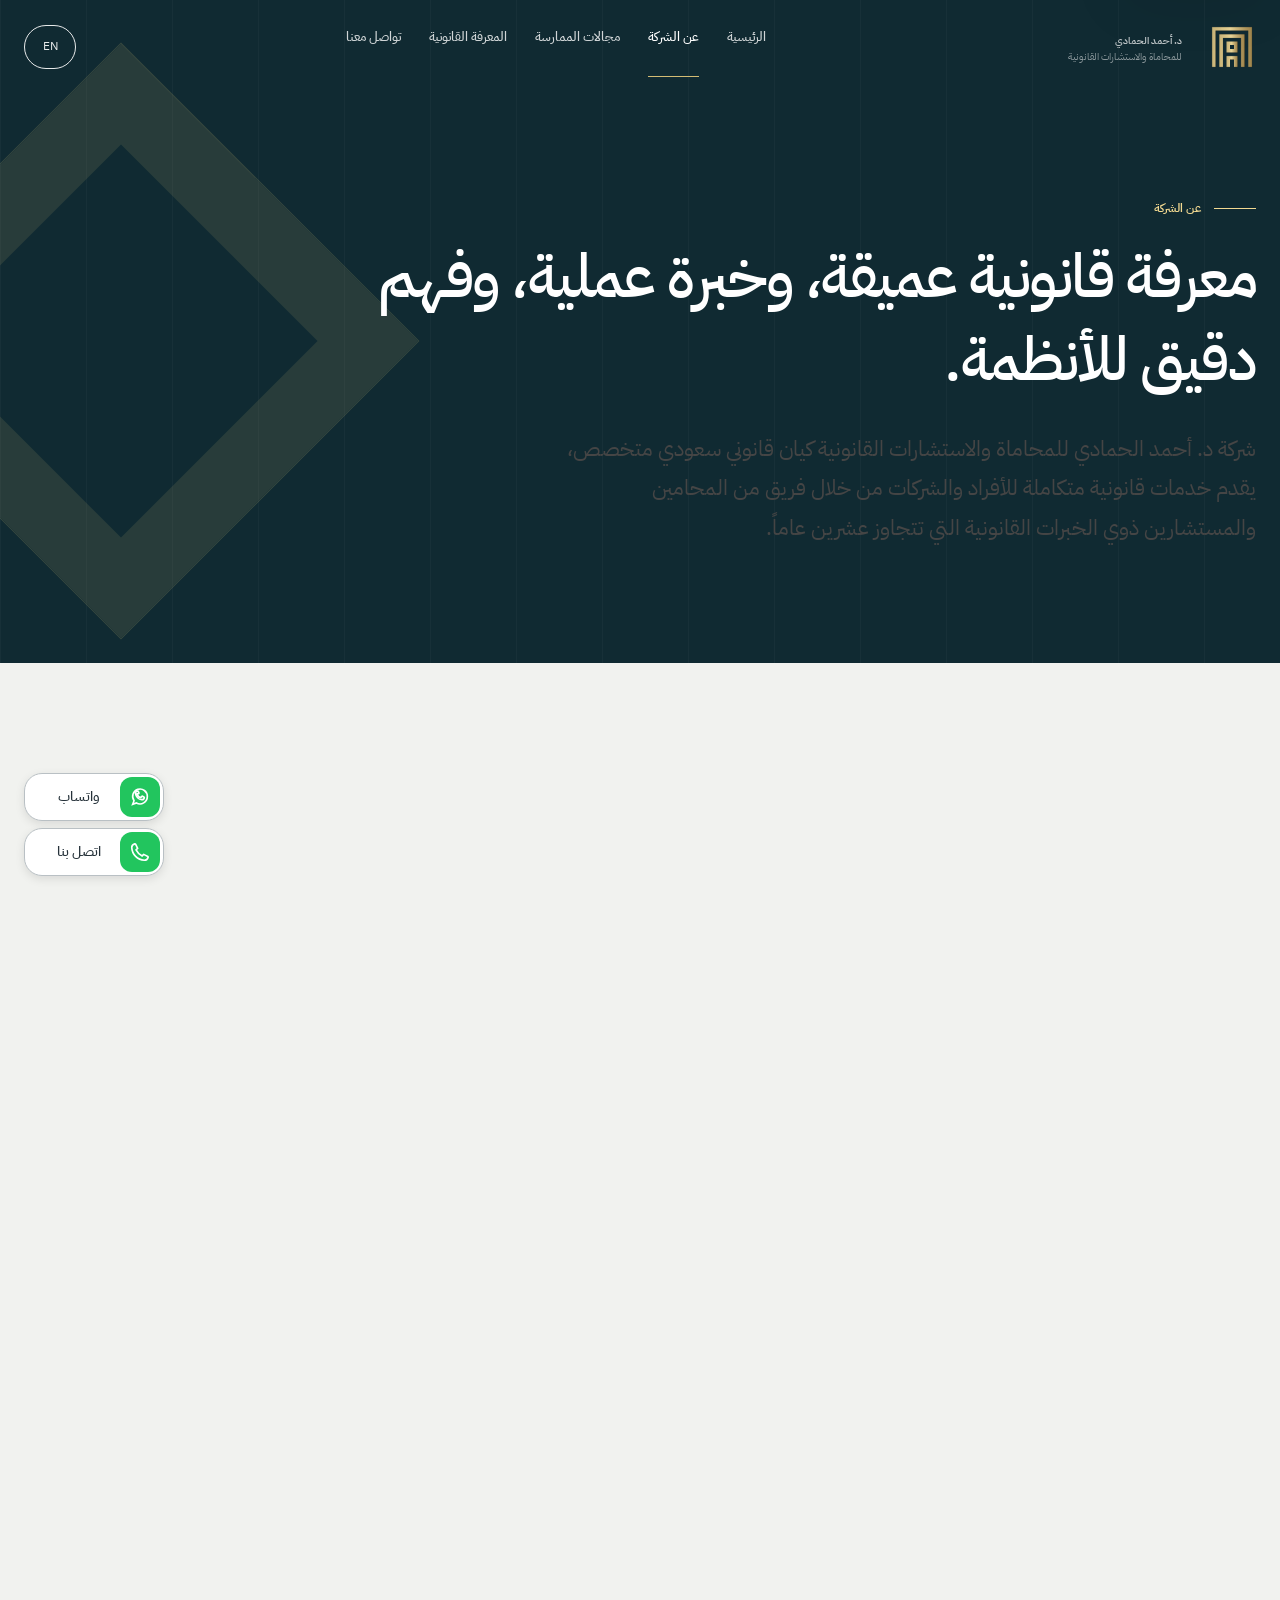
<file: about.html>
<!doctype html>
<html lang="ar" dir="rtl">
<head>
  <meta charset="utf-8">
  <meta name="viewport" content="width=device-width, initial-scale=1, viewport-fit=cover">
  <meta name="description" content="تعرف على شركة د. أحمد الحمادي للمحاماة والاستشارات القانونية ومنهجها المهني وخبراتها القانونية.">
  <meta name="theme-color" content="#102A32">
  <meta property="og:type" content="website"><meta property="og:title" content="About | Dr. Ahmad Al Hammadi Law Firm"><meta property="og:description" content="تعرف على شركة د. أحمد الحمادي للمحاماة والاستشارات القانونية ومنهجها المهني وخبراتها القانونية.">
  <link rel="icon" href="assets/favicon.svg" type="image/svg+xml">
  <link rel="stylesheet" href="assets/styles.css">
  <title>عن الشركة | شركة د. أحمد الحمادي</title>
</head>
<body data-title-ar="عن الشركة | شركة د. أحمد الحمادي" data-title-en="About | Dr. Ahmad Al Hammadi Law Firm">
<a class="skip-link" href="#main-content"><span class="lang-ar">تجاوز إلى المحتوى</span><span class="lang-en">Skip to content</span></a>

<header class="site-header">
  <div class="container header-inner">
    <a class="brand" href="index.html" aria-label="Al Hammadi Law Firm">
      <img src="assets/logo.png" alt="شعار شركة د. أحمد الحمادي للمحاماة والاستشارات القانونية">
      <span class="brand-copy"><strong><span class="lang-ar">د. أحمد الحمادي</span><span class="lang-en">Dr. Ahmad Al Hammadi</span></strong><span><span class="lang-ar">للمحاماة والاستشارات القانونية</span><span class="lang-en">Law Firm & Legal Consultancy</span></span></span>
    </a>
    <nav class="nav" aria-label="Main navigation"><a href="index.html" class=""><span class="lang-ar">الرئيسية</span><span class="lang-en">Home</span></a><a href="about.html" class="active"><span class="lang-ar">عن الشركة</span><span class="lang-en">About</span></a><a href="practice-areas.html" class=""><span class="lang-ar">مجالات الممارسة</span><span class="lang-en">Practice Areas</span></a><a href="knowledge.html" class=""><span class="lang-ar">المعرفة القانونية</span><span class="lang-en">Legal Knowledge</span></a><a href="contact.html" class=""><span class="lang-ar">تواصل معنا</span><span class="lang-en">Contact</span></a></nav>
    <div class="header-actions">
      <button class="lang-switch" data-lang-switch type="button">EN</button>
      <button class="menu-toggle" data-menu-toggle type="button" aria-expanded="false" aria-label="فتح القائمة">☰</button>
    </div>
  </div>
</header>
<main id="main-content">
<section class="page-hero"><div class="container"><div class="page-hero-copy"><span class="eyebrow light"><span class="lang-ar">عن الشركة</span><span class="lang-en">About the firm</span></span><h1 class="title-xl"><span class="lang-ar">معرفة قانونية عميقة، وخبرة عملية، وفهم دقيق للأنظمة.</span><span class="lang-en">Deep legal knowledge, practical experience and precise understanding of the law.</span></h1><p class="lead"><span class="lang-ar">شركة د. أحمد الحمادي للمحاماة والاستشارات القانونية كيان قانوني سعودي متخصص، يقدم خدمات قانونية متكاملة للأفراد والشركات من خلال فريق من المحامين والمستشارين ذوي الخبرات القانونية التي تتجاوز عشرين عاماً.</span><span class="lang-en">Dr. Ahmad Al Hammadi Law Firm & Legal Consultancy is a specialised Saudi legal practice providing integrated services to individuals and businesses through lawyers and consultants with more than twenty years of legal experience.</span></p></div></div></section>
<section class="section"><div class="container editorial-split"><div class="visual-panel portrait reveal" aria-hidden="true"><img src="assets/logo.png" alt="" loading="lazy"><div class="visual-fallback"><img src="assets/logo.png" alt=""></div></div><div class="copy reveal"><span class="eyebrow"><span class="lang-ar">من نحن</span><span class="lang-en">Who we are</span></span><h2 class="title-lg"><span class="lang-ar">ممارسة قانونية مبنية على الدراسة، والتخطيط، والثقة.</span><span class="lang-en">Legal practice built on analysis, planning and trust.</span></h2><p class="lead"><span class="lang-ar">نستند في أعمالنا إلى المعرفة القانونية العميقة، والخبرة العملية، والفهم الدقيق للأنظمة واللوائح في المملكة العربية السعودية.</span><span class="lang-en">Our work is grounded in deep legal knowledge, practical experience and a precise understanding of the laws and regulations of the Kingdom of Saudi Arabia.</span></p><p><span class="lang-ar">نعمل على دراسة كل قضية بعناية، ووضع الاستراتيجية القانونية الملائمة، وتقديم حلول دقيقة وفعالة تحمي حقوق عملائنا وتدعم مصالحهم. كما نلتزم بأعلى معايير الجودة والاحترافية والسرية، بما يعزز ثقة عملائنا ويجعلنا شريكاً قانونياً موثوقاً.</span><span class="lang-en">We study each matter carefully, develop the appropriate legal strategy and provide precise, effective solutions that protect client rights and support their interests. We maintain high standards of quality, professionalism and confidentiality, reinforcing the trust on which our client relationships are built.</span></p><p><span class="lang-ar">نقدّم خدماتنا من خلال محامين ومستشارين ومحكمين ذوي خبرات واسعة ومعرفة قضائية متخصصة، مع الحرص على تلبية احتياجات العملاء في القطاعات العامة والخاصة بمهنية ووضوح.</span><span class="lang-en">Our services are delivered by lawyers, consultants and arbitrators with broad experience and specialist judicial knowledge, serving clients across public and private sectors with professionalism and clarity.</span></p></div></div></section>
<section class="section wash"><div class="container"><div class="section-head reveal"><div><span class="eyebrow"><span class="lang-ar">ركائز العمل</span><span class="lang-en">How we work</span></span><h2 class="title-lg"><span class="lang-ar">خمسة مبادئ تحكم منهج العمل.</span><span class="lang-en">Five principles that guide our work.</span></h2></div><p><span class="lang-ar">ترتكز الممارسة على الخبرة، والتحليل الدقيق، والتخصص، والسرية، والتواصل الواضح مع العميل.</span><span class="lang-en">Our practice is grounded in experience, careful analysis, multidisciplinary expertise, confidentiality and clear client communication.</span></p></div><div class="principles-grid">
  <article class="principle reveal"><span>01</span><h3><span class="lang-ar">الخبرة القانونية العملية والقضائية</span><span class="lang-en">Practical & judicial experience</span></h3><p><span class="lang-ar">إشراف مهني يجمع بين الفهم الدقيق للأنظمة والممارسة العملية أمام الجهات القضائية وشبه القضائية.</span><span class="lang-en">Professional oversight combining precise legal understanding with practical work before judicial and quasi-judicial bodies.</span></p></article>
  <article class="principle reveal"><span>02</span><h3><span class="lang-ar">الدقة والتحليل الاستباقي</span><span class="lang-en">Precision & proactive analysis</span></h3><p><span class="lang-ar">صياغة عقود واستشارات تساعد على تقليل المخاطر قبل تحولها إلى نزاعات.</span><span class="lang-en">Contracts and advisory designed to reduce risk before it becomes a dispute.</span></p></article>
  <article class="principle reveal"><span>03</span><h3><span class="lang-ar">فريق متعدد التخصصات</span><span class="lang-en">Multi-disciplinary team</span></h3><p><span class="lang-ar">خبرات متنوعة في الشركات والتجارة والعقار والتركات والعمل والتحكيم وغيرها من المجالات القانونية.</span><span class="lang-en">Diverse experience across corporate, commercial, real estate, estates, employment, arbitration and other legal fields.</span></p></article>
  <article class="principle reveal"><span>04</span><h3><span class="lang-ar">السرية والأمان المهني</span><span class="lang-en">Confidentiality & professional security</span></h3><p><span class="lang-ar">إدارة الملفات والقضايا مع الالتزام بحماية معلومات العملاء وخصوصيتهم.</span><span class="lang-en">Matters are handled with a commitment to protecting client information and privacy.</span></p></article>
  <article class="principle reveal"><span>05</span><h3><span class="lang-ar">الشفافية وسرعة المتابعة</span><span class="lang-en">Transparency & responsive follow-up</span></h3><p><span class="lang-ar">تواصل واضح حول تطورات الملف والإجراءات، مع الحرص على كفاءة المتابعة والإنجاز.</span><span class="lang-en">Clear communication on progress and procedure, with an emphasis on efficient follow-up and delivery.</span></p></article>
</div></div></section>
<section class="section dark"><div class="container founder-card reveal"><div><span class="eyebrow light"><span class="lang-ar">الإشراف المهني</span><span class="lang-en">Professional oversight</span></span><h2 class="founder-name"><span class="lang-ar">د. أحمد الحمادي</span><span class="lang-en">Dr. Ahmad Al Hammadi</span></h2><p><span class="lang-ar">تعمل الشركة بإشراف مباشر من الدكتور أحمد الحمادي، بما يعزز عمق التحليل القانوني ويربط المعرفة النظامية بالممارسة العملية أمام الجهات القضائية وشبه القضائية.</span><span class="lang-en">The firm operates under the direct oversight of Dr. Ahmad Al Hammadi, strengthening legal analysis and connecting regulatory knowledge with practical experience before judicial and quasi-judicial bodies.</span></p></div><div class="founder-monogram"><img src="assets/logo.png" alt="شعار الحمادي"></div></div></section>
<section class="cta"><div class="container cta-inner"><div><span class="eyebrow light"><span class="lang-ar">مجالات الممارسة</span><span class="lang-en">Practice areas</span></span><h2 class="title-lg"><span class="lang-ar">تعرّف على الخدمات القانونية ضمن تصنيف واضح ومتكامل.</span><span class="lang-en">Explore the firm’s legal services within a clear, integrated structure.</span></h2></div><a class="btn-primary" href="practice-areas.html"><span class="lang-ar">استعراض المجالات</span><span class="lang-en">Explore practice areas</span> <span>↗</span></a></div></section>
</main>

<footer class="footer">
  <div class="container">
    <div class="footer-top">
      <div class="footer-brand">
        <a class="brand" href="index.html"><img src="assets/logo.png" alt="Al Hammadi Law Firm"><span class="brand-copy"><strong><span class="lang-ar">د. أحمد الحمادي</span><span class="lang-en">Dr. Ahmad Al Hammadi</span></strong><span><span class="lang-ar">للمحاماة والاستشارات القانونية</span><span class="lang-en">Law Firm & Legal Consultancy</span></span></span></a>
        <p><span class="lang-ar">شركة قانونية سعودية متخصصة، تقدم حلولاً قانونية متكاملة للأفراد والشركات، مستندة إلى المعرفة القانونية العميقة والخبرة العملية والفهم الدقيق للأنظمة واللوائح في المملكة العربية السعودية.</span><span class="lang-en">A specialised Saudi law firm providing integrated legal solutions to individuals and businesses, grounded in legal knowledge, practical experience and a precise understanding of Saudi laws and regulations.</span></p>
      </div>
      <div><h4><span class="lang-ar">الموقع</span><span class="lang-en">Explore</span></h4><div class="footer-links"><a href="index.html"><span class="lang-ar">الرئيسية</span><span class="lang-en">Home</span></a><a href="about.html"><span class="lang-ar">عن الشركة</span><span class="lang-en">About</span></a><a href="practice-areas.html"><span class="lang-ar">مجالات الممارسة</span><span class="lang-en">Practice Areas</span></a><a href="knowledge.html"><span class="lang-ar">المعرفة القانونية</span><span class="lang-en">Legal Knowledge</span></a><a href="contact.html"><span class="lang-ar">تواصل معنا</span><span class="lang-en">Contact</span></a></div></div>
      <div><h4><span class="lang-ar">التواصل</span><span class="lang-en">Contact</span></h4><div class="footer-links"><a href="tel:+966555334489" dir="ltr">+966 55 533 4489</a><a href="https://wa.me/966555334489" target="_blank" rel="noopener">WhatsApp</a><span><span class="lang-ar">الرياض، المملكة العربية السعودية</span><span class="lang-en">Riyadh, Saudi Arabia</span></span></div></div>
    </div>
    <div class="footer-bottom"><span>© 2026 <span class="lang-ar">شركة د. أحمد الحمادي للمحاماة والاستشارات القانونية</span><span class="lang-en">Dr. Ahmad Al Hammadi Law Firm & Legal Consultancy</span></span><span><span class="lang-ar">المعلومات الواردة في الموقع للتعريف العام ولا تُعد استشارة قانونية.</span><span class="lang-en">Website information is for general purposes and does not constitute legal advice.</span></span></div>
  </div>
</footer>
<div class="floating-actions" aria-label="Quick contact">
  <a class="float-btn whatsapp" href="https://wa.me/966555334489" target="_blank" rel="noopener" aria-label="WhatsApp">
    <svg viewBox="0 0 24 24" fill="none" stroke="currentColor" stroke-width="1.8" aria-hidden="true"><path d="M20 11.5A8 8 0 0 1 8.1 18.5L4 20l1.5-4A8 8 0 1 1 20 11.5Z"/><path d="M9 8.5c.3 2 2 3.7 4 4l1-1.2c.2-.2.5-.3.8-.1l1.5.7c.3.1.4.4.4.7-.2 1.4-1.4 2.4-2.8 2.3-3.5-.3-6.4-3.2-6.8-6.7-.1-1.4.9-2.6 2.3-2.8.3 0 .6.1.7.4l.7 1.5c.1.3.1.6-.1.8L9 8.5Z"/></svg>
  </a>
  <a class="float-btn call" href="tel:+966555334489" aria-label="Call">
    <svg viewBox="0 0 24 24" fill="none" stroke="currentColor" stroke-width="1.8" aria-hidden="true"><path d="M7.2 3.5 9.4 8 7.7 9.7c1.2 2.4 4.2 5.4 6.6 6.6l1.7-1.7 4.5 2.2c.3.2.5.5.4.9-.5 2-2.1 3.3-4.1 3.3C9.2 20.5 3.5 14.8 3 7.2c-.1-2 1.3-3.6 3.3-4.1.4-.1.7.1.9.4Z"/></svg>
  </a>
</div>
<script src="assets/app.js"></script>
</body></html>
</file>
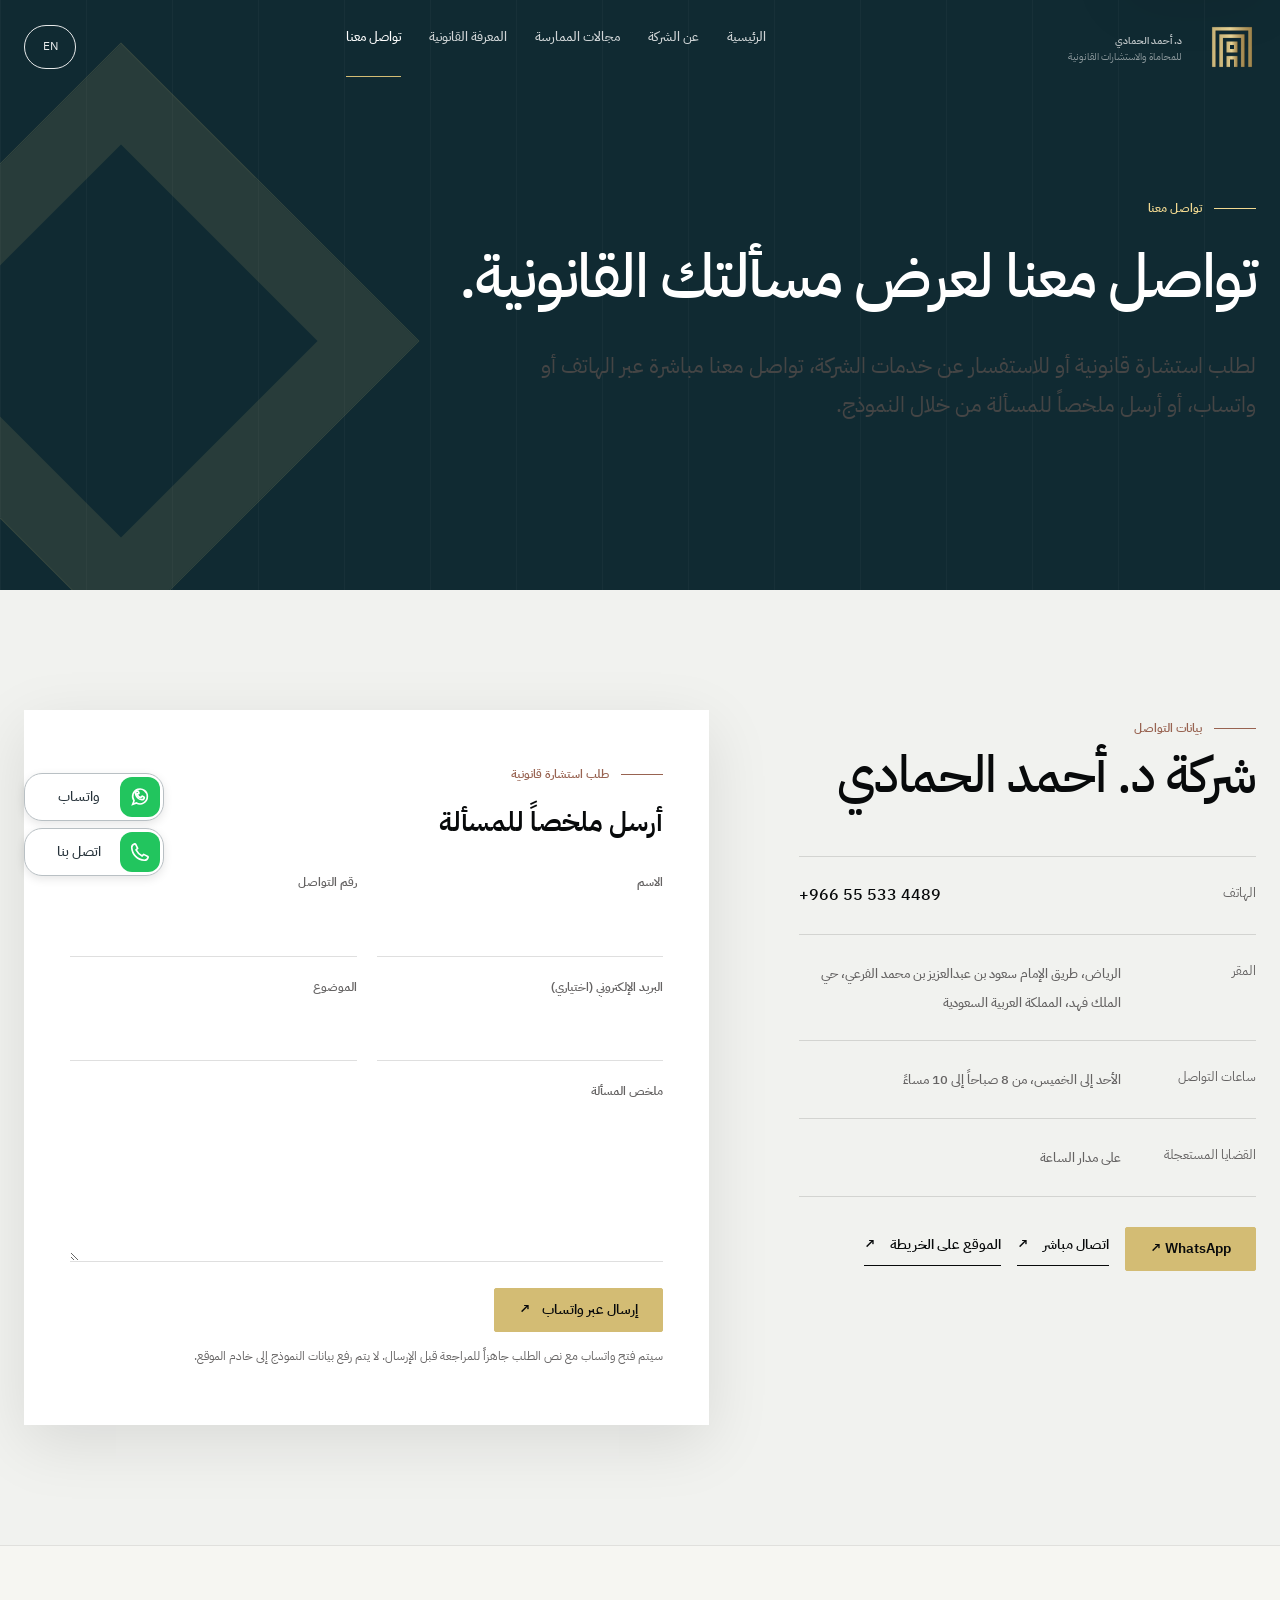
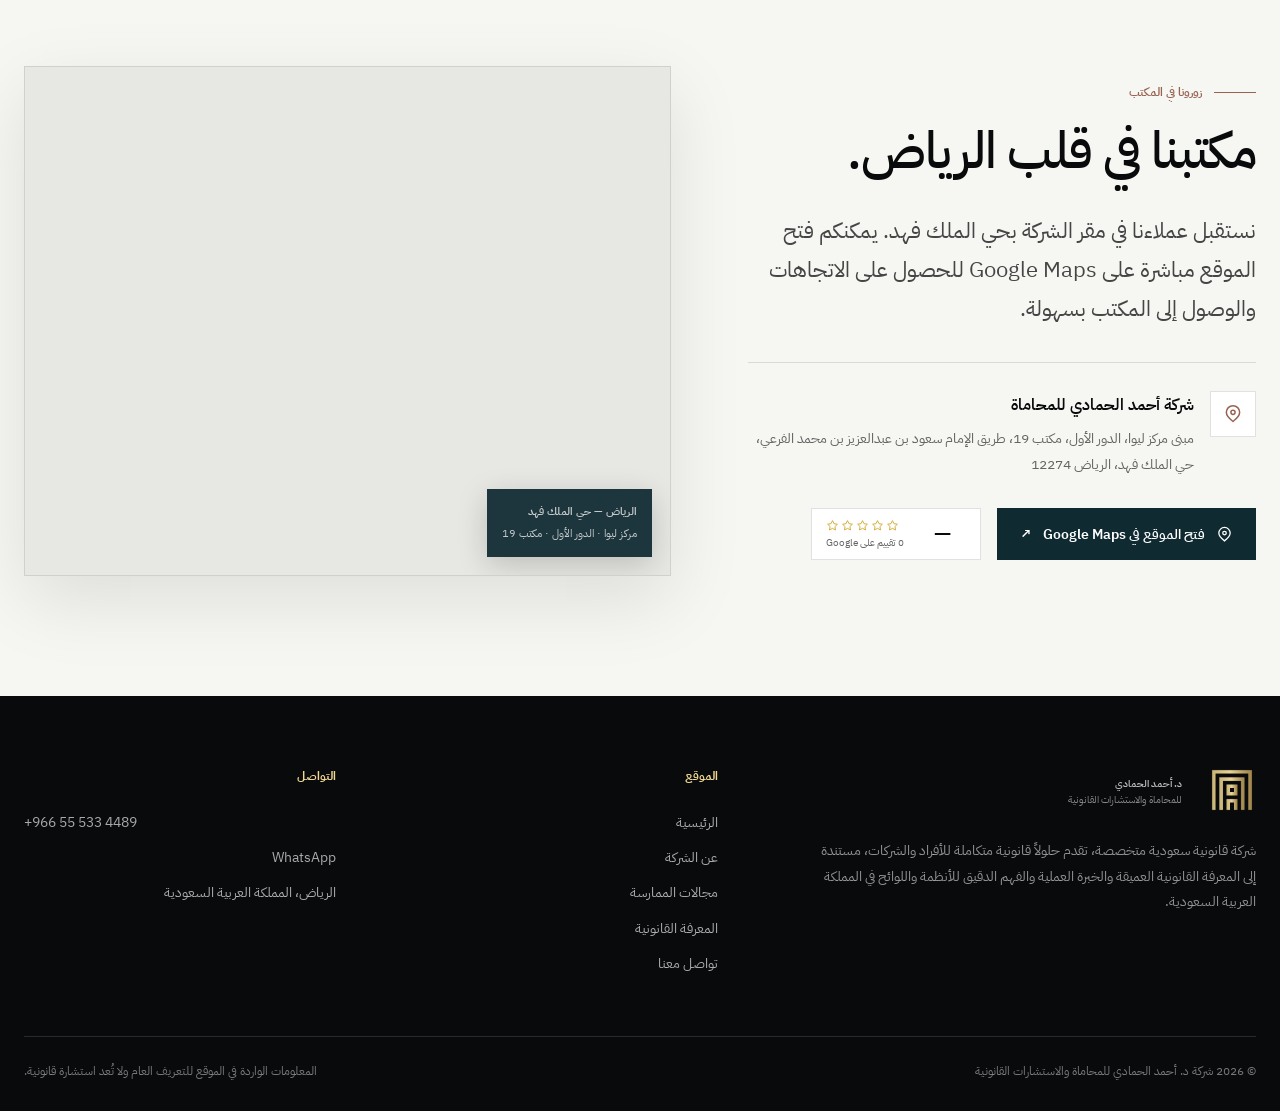
<file: contact.html>
<!doctype html>
<html lang="ar" dir="rtl">
<head>
  <meta charset="utf-8">
  <meta name="viewport" content="width=device-width, initial-scale=1, viewport-fit=cover">
  <meta name="description" content="تواصل مع شركة د. أحمد الحمادي للمحاماة والاستشارات القانونية في الرياض.">
  <meta name="theme-color" content="#102A32">
  <meta property="og:type" content="website"><meta property="og:title" content="Contact | Dr. Ahmad Al Hammadi Law Firm"><meta property="og:description" content="تواصل مع شركة د. أحمد الحمادي للمحاماة والاستشارات القانونية في الرياض.">
  <link rel="icon" href="assets/favicon.svg" type="image/svg+xml">
  <link rel="stylesheet" href="assets/styles.css">
  <title>تواصل معنا | شركة د. أحمد الحمادي</title>
</head>
<body data-title-ar="تواصل معنا | شركة د. أحمد الحمادي" data-title-en="Contact | Dr. Ahmad Al Hammadi Law Firm">
<a class="skip-link" href="#main-content"><span class="lang-ar">تجاوز إلى المحتوى</span><span class="lang-en">Skip to content</span></a>

<header class="site-header">
  <div class="container header-inner">
    <a class="brand" href="index.html" aria-label="Al Hammadi Law Firm">
      <img src="assets/logo.png" alt="شعار شركة د. أحمد الحمادي للمحاماة والاستشارات القانونية">
      <span class="brand-copy"><strong><span class="lang-ar">د. أحمد الحمادي</span><span class="lang-en">Dr. Ahmad Al Hammadi</span></strong><span><span class="lang-ar">للمحاماة والاستشارات القانونية</span><span class="lang-en">Law Firm & Legal Consultancy</span></span></span>
    </a>
    <nav class="nav" aria-label="Main navigation"><a href="index.html" class=""><span class="lang-ar">الرئيسية</span><span class="lang-en">Home</span></a><a href="about.html" class=""><span class="lang-ar">عن الشركة</span><span class="lang-en">About</span></a><a href="practice-areas.html" class=""><span class="lang-ar">مجالات الممارسة</span><span class="lang-en">Practice Areas</span></a><a href="knowledge.html" class=""><span class="lang-ar">المعرفة القانونية</span><span class="lang-en">Legal Knowledge</span></a><a href="contact.html" class="active"><span class="lang-ar">تواصل معنا</span><span class="lang-en">Contact</span></a></nav>
    <div class="header-actions">
      <button class="lang-switch" data-lang-switch type="button">EN</button>
      <button class="menu-toggle" data-menu-toggle type="button" aria-expanded="false" aria-label="فتح القائمة">☰</button>
    </div>
  </div>
</header>
<main id="main-content">
<section class="page-hero"><div class="container"><div class="page-hero-copy"><span class="eyebrow light"><span class="lang-ar">تواصل معنا</span><span class="lang-en">Contact</span></span><h1 class="title-xl"><span class="lang-ar">تواصل معنا لعرض مسألتك القانونية.</span><span class="lang-en">Contact us to discuss your legal matter.</span></h1><p class="lead"><span class="lang-ar">لطلب استشارة قانونية أو للاستفسار عن خدمات الشركة، تواصل معنا مباشرة عبر الهاتف أو واتساب، أو أرسل ملخصاً للمسألة من خلال النموذج.</span><span class="lang-en">For legal consultations or service enquiries, contact us directly by phone or WhatsApp, or send a brief summary through the form.</span></p></div></div></section>
<section class="section"><div class="container contact-grid"><div class="reveal"><span class="eyebrow"><span class="lang-ar">بيانات التواصل</span><span class="lang-en">Contact details</span></span><h2 class="title-lg"><span class="lang-ar">شركة د. أحمد الحمادي</span><span class="lang-en">Dr. Ahmad Al Hammadi Law Firm</span></h2><div class="contact-list">
  <div class="contact-row"><span><span class="lang-ar">الهاتف</span><span class="lang-en">Phone</span></span><a href="tel:+966555334489" dir="ltr">+966 55 533 4489</a></div>
  <div class="contact-row"><span><span class="lang-ar">المقر</span><span class="lang-en">Office</span></span><div><span class="lang-ar">الرياض، طريق الإمام سعود بن عبدالعزيز بن محمد الفرعي، حي الملك فهد، المملكة العربية السعودية</span><span class="lang-en">Riyadh, Imam Saud bin Abdulaziz bin Mohammed Branch Road, King Fahd District, Saudi Arabia</span></div></div>
  <div class="contact-row"><span><span class="lang-ar">ساعات التواصل</span><span class="lang-en">Contact hours</span></span><div><span class="lang-ar">الأحد إلى الخميس، من 8 صباحاً إلى 10 مساءً</span><span class="lang-en">Sunday to Thursday, 8:00 AM–10:00 PM</span></div></div>
  <div class="contact-row"><span><span class="lang-ar">القضايا المستعجلة</span><span class="lang-en">Urgent matters</span></span><div><span class="lang-ar">على مدار الساعة</span><span class="lang-en">Available around the clock</span></div></div>
</div><div class="contact-actions"><a class="btn-primary" href="https://wa.me/966555334489" target="_blank" rel="noopener">WhatsApp ↗</a><a class="link-arrow" href="tel:+966555334489"><span class="lang-ar">اتصال مباشر</span><span class="lang-en">Call now</span> <span class="arrow">↗</span></a><a class="link-arrow" href="https://maps.google.com/maps?iwloc=near&output=embed&q=%D8%B4%D8%B1%D9%83%D8%A9+%D8%A3%D8%AD%D9%85%D8%AF+%D8%A7%D9%84%D8%AD%D9%85%D8%A7%D8%AF%D9%8A+%D9%84%D9%84%D9%85%D8%AD%D8%A7%D9%85%D8%A7%D8%A9+-+Ahmad+Al+Hammadi+Law+Firm&t=m&z=10" target="_blank" rel="noopener"><span class="lang-ar">الموقع على الخريطة</span><span class="lang-en">Open map</span> <span class="arrow">↗</span></a></div></div>
<div class="form-card reveal"><span class="eyebrow"><span class="lang-ar">طلب استشارة قانونية</span><span class="lang-en">Legal consultation request</span></span><h2 class="title-md form-title"><span class="lang-ar">أرسل ملخصاً للمسألة</span><span class="lang-en">Send a brief of your matter</span></h2><form data-consultation-form><div class="form-grid"><div class="field"><label><span class="lang-ar">الاسم</span><span class="lang-en">Name</span></label><input name="name" required autocomplete="name"></div><div class="field"><label><span class="lang-ar">رقم التواصل</span><span class="lang-en">Phone</span></label><input name="phone" required autocomplete="tel" dir="ltr" inputmode="tel"></div><div class="field"><label><span class="lang-ar">البريد الإلكتروني (اختياري)</span><span class="lang-en">Email (optional)</span></label><input name="email" type="email" autocomplete="email" dir="ltr"></div><div class="field"><label><span class="lang-ar">الموضوع</span><span class="lang-en">Subject</span></label><input name="subject"></div><div class="field full"><label><span class="lang-ar">ملخص المسألة</span><span class="lang-en">Brief description</span></label><textarea name="message" required></textarea></div></div><button class="btn-primary" type="submit"><span class="lang-ar">إرسال عبر واتساب</span><span class="lang-en">Send via WhatsApp</span> <span>↗</span></button><p class="form-note"><span class="lang-ar">سيتم فتح واتساب مع نص الطلب جاهزاً للمراجعة قبل الإرسال. لا يتم رفع بيانات النموذج إلى خادم الموقع.</span><span class="lang-en">WhatsApp will open with the request prepared for your review before sending. The form data is not uploaded to the website server.</span></p></form></div></div></section>
</main>

<footer class="footer">
  <div class="container">
    <div class="footer-top">
      <div class="footer-brand">
        <a class="brand" href="index.html"><img src="assets/logo.png" alt="Al Hammadi Law Firm"><span class="brand-copy"><strong><span class="lang-ar">د. أحمد الحمادي</span><span class="lang-en">Dr. Ahmad Al Hammadi</span></strong><span><span class="lang-ar">للمحاماة والاستشارات القانونية</span><span class="lang-en">Law Firm & Legal Consultancy</span></span></span></a>
        <p><span class="lang-ar">شركة قانونية سعودية متخصصة، تقدم حلولاً قانونية متكاملة للأفراد والشركات، مستندة إلى المعرفة القانونية العميقة والخبرة العملية والفهم الدقيق للأنظمة واللوائح في المملكة العربية السعودية.</span><span class="lang-en">A specialised Saudi law firm providing integrated legal solutions to individuals and businesses, grounded in legal knowledge, practical experience and a precise understanding of Saudi laws and regulations.</span></p>
      </div>
      <div><h4><span class="lang-ar">الموقع</span><span class="lang-en">Explore</span></h4><div class="footer-links"><a href="index.html"><span class="lang-ar">الرئيسية</span><span class="lang-en">Home</span></a><a href="about.html"><span class="lang-ar">عن الشركة</span><span class="lang-en">About</span></a><a href="practice-areas.html"><span class="lang-ar">مجالات الممارسة</span><span class="lang-en">Practice Areas</span></a><a href="knowledge.html"><span class="lang-ar">المعرفة القانونية</span><span class="lang-en">Legal Knowledge</span></a><a href="contact.html"><span class="lang-ar">تواصل معنا</span><span class="lang-en">Contact</span></a></div></div>
      <div><h4><span class="lang-ar">التواصل</span><span class="lang-en">Contact</span></h4><div class="footer-links"><a href="tel:+966555334489" dir="ltr">+966 55 533 4489</a><a href="https://wa.me/966555334489" target="_blank" rel="noopener">WhatsApp</a><span><span class="lang-ar">الرياض، المملكة العربية السعودية</span><span class="lang-en">Riyadh, Saudi Arabia</span></span></div></div>
    </div>
    <div class="footer-bottom"><span>© 2026 <span class="lang-ar">شركة د. أحمد الحمادي للمحاماة والاستشارات القانونية</span><span class="lang-en">Dr. Ahmad Al Hammadi Law Firm & Legal Consultancy</span></span><span><span class="lang-ar">المعلومات الواردة في الموقع للتعريف العام ولا تُعد استشارة قانونية.</span><span class="lang-en">Website information is for general purposes and does not constitute legal advice.</span></span></div>
  </div>
</footer>
<div class="floating-actions" aria-label="Quick contact">
  <a class="float-btn whatsapp" href="https://wa.me/966555334489" target="_blank" rel="noopener" aria-label="WhatsApp">
    <svg viewBox="0 0 24 24" fill="none" stroke="currentColor" stroke-width="1.8" aria-hidden="true"><path d="M20 11.5A8 8 0 0 1 8.1 18.5L4 20l1.5-4A8 8 0 1 1 20 11.5Z"/><path d="M9 8.5c.3 2 2 3.7 4 4l1-1.2c.2-.2.5-.3.8-.1l1.5.7c.3.1.4.4.4.7-.2 1.4-1.4 2.4-2.8 2.3-3.5-.3-6.4-3.2-6.8-6.7-.1-1.4.9-2.6 2.3-2.8.3 0 .6.1.7.4l.7 1.5c.1.3.1.6-.1.8L9 8.5Z"/></svg>
  </a>
  <a class="float-btn call" href="tel:+966555334489" aria-label="Call">
    <svg viewBox="0 0 24 24" fill="none" stroke="currentColor" stroke-width="1.8" aria-hidden="true"><path d="M7.2 3.5 9.4 8 7.7 9.7c1.2 2.4 4.2 5.4 6.6 6.6l1.7-1.7 4.5 2.2c.3.2.5.5.4.9-.5 2-2.1 3.3-4.1 3.3C9.2 20.5 3.5 14.8 3 7.2c-.1-2 1.3-3.6 3.3-4.1.4-.1.7.1.9.4Z"/></svg>
  </a>
</div>
<script src="assets/app.js"></script>
</body></html>
</file>
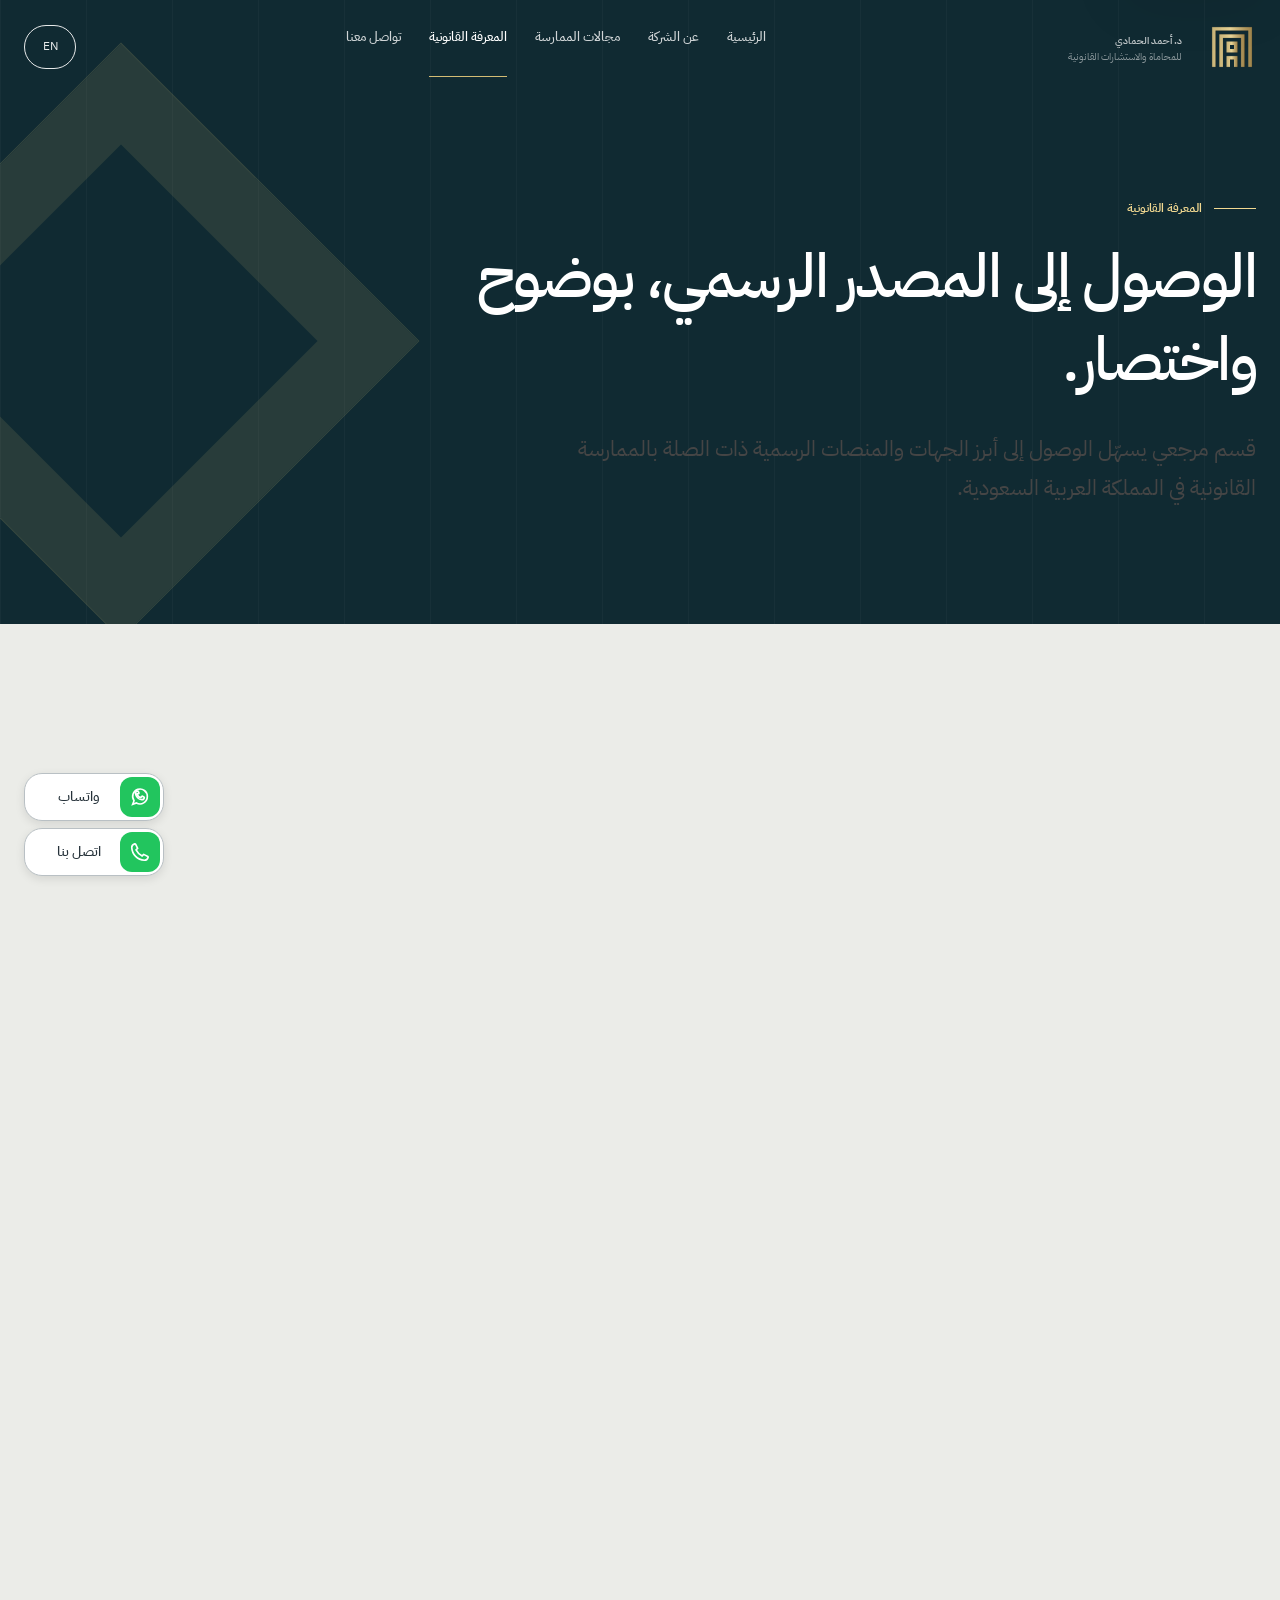
<file: knowledge.html>
<!doctype html>
<html lang="ar" dir="rtl">
<head>
  <meta charset="utf-8">
  <meta name="viewport" content="width=device-width, initial-scale=1, viewport-fit=cover">
  <meta name="description" content="روابط مباشرة إلى أبرز الجهات والمنصات القانونية الرسمية في المملكة العربية السعودية.">
  <meta name="theme-color" content="#102A32">
  <meta property="og:type" content="website"><meta property="og:title" content="Legal Knowledge | Dr. Ahmad Al Hammadi Law Firm"><meta property="og:description" content="روابط مباشرة إلى أبرز الجهات والمنصات القانونية الرسمية في المملكة العربية السعودية.">
  <link rel="icon" href="assets/favicon.svg" type="image/svg+xml">
  <link rel="stylesheet" href="assets/styles.css">
  <title>المعرفة القانونية | شركة د. أحمد الحمادي</title>
</head>
<body data-title-ar="المعرفة القانونية | شركة د. أحمد الحمادي" data-title-en="Legal Knowledge | Dr. Ahmad Al Hammadi Law Firm">
<a class="skip-link" href="#main-content"><span class="lang-ar">تجاوز إلى المحتوى</span><span class="lang-en">Skip to content</span></a>

<header class="site-header">
  <div class="container header-inner">
    <a class="brand" href="index.html" aria-label="Al Hammadi Law Firm">
      <img src="assets/logo.png" alt="شعار شركة د. أحمد الحمادي للمحاماة والاستشارات القانونية">
      <span class="brand-copy"><strong><span class="lang-ar">د. أحمد الحمادي</span><span class="lang-en">Dr. Ahmad Al Hammadi</span></strong><span><span class="lang-ar">للمحاماة والاستشارات القانونية</span><span class="lang-en">Law Firm & Legal Consultancy</span></span></span>
    </a>
    <nav class="nav" aria-label="Main navigation"><a href="index.html" class=""><span class="lang-ar">الرئيسية</span><span class="lang-en">Home</span></a><a href="about.html" class=""><span class="lang-ar">عن الشركة</span><span class="lang-en">About</span></a><a href="practice-areas.html" class=""><span class="lang-ar">مجالات الممارسة</span><span class="lang-en">Practice Areas</span></a><a href="knowledge.html" class="active"><span class="lang-ar">المعرفة القانونية</span><span class="lang-en">Legal Knowledge</span></a><a href="contact.html" class=""><span class="lang-ar">تواصل معنا</span><span class="lang-en">Contact</span></a></nav>
    <div class="header-actions">
      <button class="lang-switch" data-lang-switch type="button">EN</button>
      <button class="menu-toggle" data-menu-toggle type="button" aria-expanded="false" aria-label="فتح القائمة">☰</button>
    </div>
  </div>
</header>
<main id="main-content">
<section class="page-hero"><div class="container"><div class="page-hero-copy"><span class="eyebrow light"><span class="lang-ar">المعرفة القانونية</span><span class="lang-en">Legal knowledge</span></span><h1 class="title-xl"><span class="lang-ar">الوصول إلى المصدر الرسمي، بوضوح واختصار.</span><span class="lang-en">Direct access to official legal sources, clearly and concisely.</span></h1><p class="lead"><span class="lang-ar">قسم مرجعي يسهّل الوصول إلى أبرز الجهات والمنصات الرسمية ذات الصلة بالممارسة القانونية في المملكة العربية السعودية.</span><span class="lang-en">A reference section providing direct access to key official institutions and platforms relevant to legal practice in Saudi Arabia.</span></p></div></div></section>
<section class="section wash"><div class="container"><div class="section-head reveal"><div><span class="eyebrow"><span class="lang-ar">المنظومة القانونية</span><span class="lang-en">Legal ecosystem</span></span><h2 class="title-lg"><span class="lang-ar">جهات رسمية. اختصاص واضح. رابط مباشر.</span><span class="lang-en">Official institutions. Clear remit. Direct access.</span></h2></div><p><span class="lang-ar">الوصف أدناه تعريفي ومختصر، والروابط تقود إلى المصادر الرسمية نفسها.</span><span class="lang-en">The descriptions below are concise and informational; each link leads to the institution’s official source.</span></p></div><div class="ecosystem-grid"><a class="eco-card reveal" href="https://www.boe.gov.sa/" target="_blank" rel="noopener"><div class="eco-icon">01</div><div><h3><span class="lang-ar">هيئة الخبراء بمجلس الوزراء</span><span class="lang-en">Bureau of Experts at the Council of Ministers</span></h3><p><span class="lang-ar">الأنظمة والتنظيمات واللوائح وما يرتبط بها من أدوات نظامية.</span><span class="lang-en">Saudi laws, regulations and related legal instruments.</span></p></div><span class="out">↗</span></a><a class="eco-card reveal" href="https://www.moj.gov.sa/" target="_blank" rel="noopener"><div class="eco-icon">02</div><div><h3><span class="lang-ar">وزارة العدل</span><span class="lang-en">Ministry of Justice</span></h3><p><span class="lang-ar">الخدمات العدلية والمعلومات المرتبطة بالمرفق العدلي.</span><span class="lang-en">Justice services and information related to the judicial system.</span></p></div><span class="out">↗</span></a><a class="eco-card reveal" href="https://najiz.sa/" target="_blank" rel="noopener"><div class="eco-icon">03</div><div><h3><span class="lang-ar">منصة ناجز</span><span class="lang-en">Najiz</span></h3><p><span class="lang-ar">الخدمات القضائية والعدلية الإلكترونية.</span><span class="lang-en">Digital judicial and justice services.</span></p></div><span class="out">↗</span></a><a class="eco-card reveal" href="https://www.bog.gov.sa/" target="_blank" rel="noopener"><div class="eco-icon">04</div><div><h3><span class="lang-ar">ديوان المظالم</span><span class="lang-en">Board of Grievances</span></h3><p><span class="lang-ar">القضاء الإداري والخدمات القضائية المرتبطة به.</span><span class="lang-en">Administrative judiciary and related judicial services.</span></p></div><span class="out">↗</span></a><a class="eco-card reveal" href="https://sadr.org/" target="_blank" rel="noopener"><div class="eco-icon">05</div><div><h3><span class="lang-ar">المركز السعودي للتحكيم التجاري</span><span class="lang-en">Saudi Center for Commercial Arbitration</span></h3><p><span class="lang-ar">خدمات وإجراءات التحكيم والوسائل البديلة لتسوية المنازعات.</span><span class="lang-en">Arbitration services and alternative dispute resolution procedures.</span></p></div><span class="out">↗</span></a><a class="eco-card reveal" href="https://zatca.gov.sa/" target="_blank" rel="noopener"><div class="eco-icon">06</div><div><h3><span class="lang-ar">هيئة الزكاة والضريبة والجمارك</span><span class="lang-en">ZATCA</span></h3><p><span class="lang-ar">الأنظمة واللوائح والأدلة المتعلقة بالزكاة والضرائب والجمارك.</span><span class="lang-en">Rules, regulations and guides for zakat, tax and customs.</span></p></div><span class="out">↗</span></a></div></div></section>
<section class="section"><div class="container split"><div class="sticky reveal"><span class="eyebrow"><span class="lang-ar">استخدام المعلومات</span><span class="lang-en">Using legal information</span></span><h2 class="title-lg"><span class="lang-ar">النص الرسمي نقطة البداية، لكن تطبيقه يعتمد على الوقائع والسياق.</span><span class="lang-en">Official texts are the starting point; applying them depends on the facts and context.</span></h2></div><div class="copy reveal"><p class="lead"><span class="lang-ar">قد يختلف تطبيق الأنظمة واللوائح باختلاف نوع المعاملة أو النزاع والإجراءات والاختصاص والوقائع الخاصة بكل حالة.</span><span class="lang-en">Application of laws and regulations can vary depending on the transaction or dispute, procedure, jurisdiction and the facts of each matter.</span></p><p><span class="lang-ar">إذا كانت لديك معاملة أو نزاع أو عقد أو قرار يحتاج إلى قراءة قانونية مخصصة، يمكن طلب استشارة مباشرة من الشركة.</span><span class="lang-en">If you have a transaction, dispute, contract or decision requiring tailored legal analysis, you can request a consultation with the firm.</span></p><a class="link-arrow" href="contact.html"><span class="lang-ar">طلب استشارة قانونية</span><span class="lang-en">Request legal advice</span> <span class="arrow">↗</span></a></div></div></section>
</main>

<footer class="footer">
  <div class="container">
    <div class="footer-top">
      <div class="footer-brand">
        <a class="brand" href="index.html"><img src="assets/logo.png" alt="Al Hammadi Law Firm"><span class="brand-copy"><strong><span class="lang-ar">د. أحمد الحمادي</span><span class="lang-en">Dr. Ahmad Al Hammadi</span></strong><span><span class="lang-ar">للمحاماة والاستشارات القانونية</span><span class="lang-en">Law Firm & Legal Consultancy</span></span></span></a>
        <p><span class="lang-ar">شركة قانونية سعودية متخصصة، تقدم حلولاً قانونية متكاملة للأفراد والشركات، مستندة إلى المعرفة القانونية العميقة والخبرة العملية والفهم الدقيق للأنظمة واللوائح في المملكة العربية السعودية.</span><span class="lang-en">A specialised Saudi law firm providing integrated legal solutions to individuals and businesses, grounded in legal knowledge, practical experience and a precise understanding of Saudi laws and regulations.</span></p>
      </div>
      <div><h4><span class="lang-ar">الموقع</span><span class="lang-en">Explore</span></h4><div class="footer-links"><a href="index.html"><span class="lang-ar">الرئيسية</span><span class="lang-en">Home</span></a><a href="about.html"><span class="lang-ar">عن الشركة</span><span class="lang-en">About</span></a><a href="practice-areas.html"><span class="lang-ar">مجالات الممارسة</span><span class="lang-en">Practice Areas</span></a><a href="knowledge.html"><span class="lang-ar">المعرفة القانونية</span><span class="lang-en">Legal Knowledge</span></a><a href="contact.html"><span class="lang-ar">تواصل معنا</span><span class="lang-en">Contact</span></a></div></div>
      <div><h4><span class="lang-ar">التواصل</span><span class="lang-en">Contact</span></h4><div class="footer-links"><a href="tel:+966555334489" dir="ltr">+966 55 533 4489</a><a href="https://wa.me/966555334489" target="_blank" rel="noopener">WhatsApp</a><span><span class="lang-ar">الرياض، المملكة العربية السعودية</span><span class="lang-en">Riyadh, Saudi Arabia</span></span></div></div>
    </div>
    <div class="footer-bottom"><span>© 2026 <span class="lang-ar">شركة د. أحمد الحمادي للمحاماة والاستشارات القانونية</span><span class="lang-en">Dr. Ahmad Al Hammadi Law Firm & Legal Consultancy</span></span><span><span class="lang-ar">المعلومات الواردة في الموقع للتعريف العام ولا تُعد استشارة قانونية.</span><span class="lang-en">Website information is for general purposes and does not constitute legal advice.</span></span></div>
  </div>
</footer>
<div class="floating-actions" aria-label="Quick contact">
  <a class="float-btn whatsapp" href="https://wa.me/966555334489" target="_blank" rel="noopener" aria-label="WhatsApp">
    <svg viewBox="0 0 24 24" fill="none" stroke="currentColor" stroke-width="1.8" aria-hidden="true"><path d="M20 11.5A8 8 0 0 1 8.1 18.5L4 20l1.5-4A8 8 0 1 1 20 11.5Z"/><path d="M9 8.5c.3 2 2 3.7 4 4l1-1.2c.2-.2.5-.3.8-.1l1.5.7c.3.1.4.4.4.7-.2 1.4-1.4 2.4-2.8 2.3-3.5-.3-6.4-3.2-6.8-6.7-.1-1.4.9-2.6 2.3-2.8.3 0 .6.1.7.4l.7 1.5c.1.3.1.6-.1.8L9 8.5Z"/></svg>
  </a>
  <a class="float-btn call" href="tel:+966555334489" aria-label="Call">
    <svg viewBox="0 0 24 24" fill="none" stroke="currentColor" stroke-width="1.8" aria-hidden="true"><path d="M7.2 3.5 9.4 8 7.7 9.7c1.2 2.4 4.2 5.4 6.6 6.6l1.7-1.7 4.5 2.2c.3.2.5.5.4.9-.5 2-2.1 3.3-4.1 3.3C9.2 20.5 3.5 14.8 3 7.2c-.1-2 1.3-3.6 3.3-4.1.4-.1.7.1.9.4Z"/></svg>
  </a>
</div>
<script src="assets/app.js"></script>
</body></html>
</file>
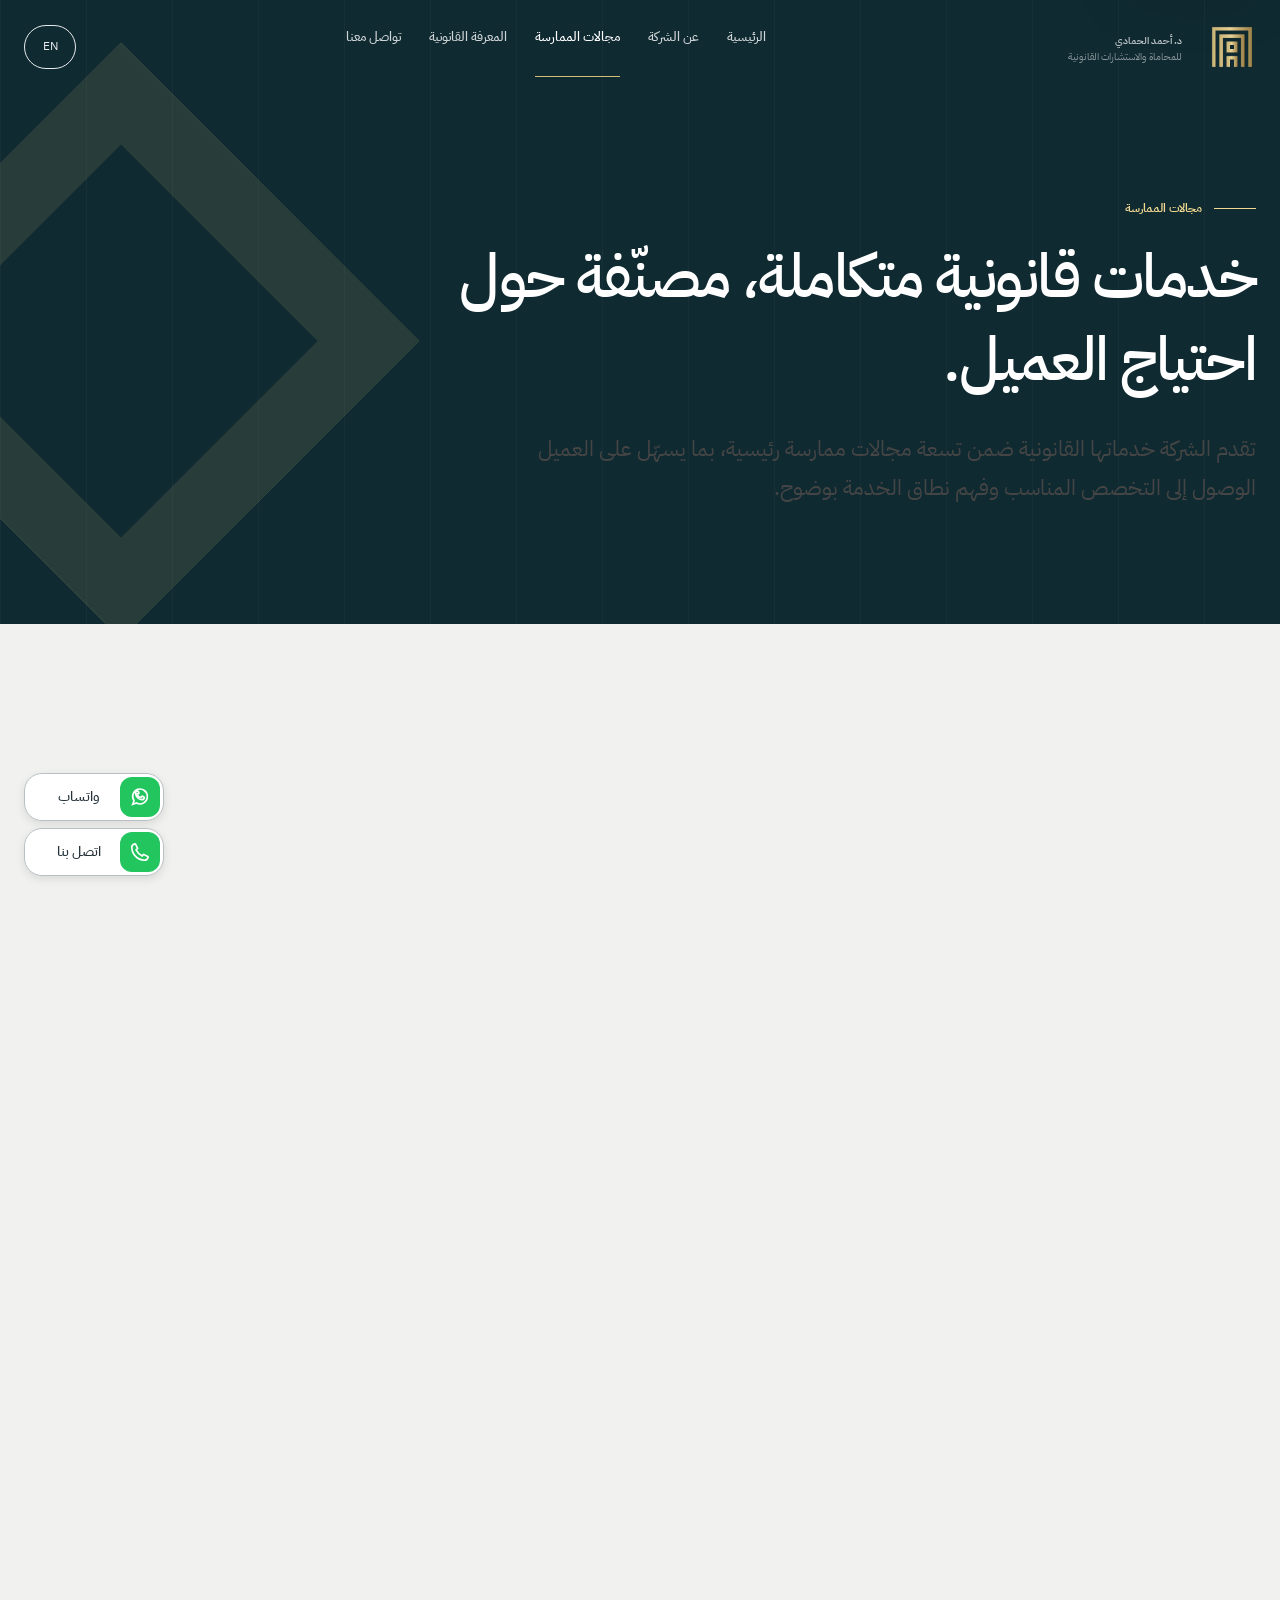
<file: practice-areas.html>
<!doctype html>
<html lang="ar" dir="rtl">
<head>
  <meta charset="utf-8">
  <meta name="viewport" content="width=device-width, initial-scale=1, viewport-fit=cover">
  <meta name="description" content="مجالات الممارسة والخدمات القانونية لشركة د. أحمد الحمادي للمحاماة والاستشارات القانونية.">
  <meta name="theme-color" content="#102A32">
  <meta property="og:type" content="website"><meta property="og:title" content="Practice Areas | Dr. Ahmad Al Hammadi Law Firm"><meta property="og:description" content="مجالات الممارسة والخدمات القانونية لشركة د. أحمد الحمادي للمحاماة والاستشارات القانونية.">
  <link rel="icon" href="assets/favicon.svg" type="image/svg+xml">
  <link rel="stylesheet" href="assets/styles.css">
  <title>مجالات الممارسة | شركة د. أحمد الحمادي</title>
</head>
<body data-title-ar="مجالات الممارسة | شركة د. أحمد الحمادي" data-title-en="Practice Areas | Dr. Ahmad Al Hammadi Law Firm">
<a class="skip-link" href="#main-content"><span class="lang-ar">تجاوز إلى المحتوى</span><span class="lang-en">Skip to content</span></a>

<header class="site-header">
  <div class="container header-inner">
    <a class="brand" href="index.html" aria-label="Al Hammadi Law Firm">
      <img src="assets/logo.png" alt="شعار شركة د. أحمد الحمادي للمحاماة والاستشارات القانونية">
      <span class="brand-copy"><strong><span class="lang-ar">د. أحمد الحمادي</span><span class="lang-en">Dr. Ahmad Al Hammadi</span></strong><span><span class="lang-ar">للمحاماة والاستشارات القانونية</span><span class="lang-en">Law Firm & Legal Consultancy</span></span></span>
    </a>
    <nav class="nav" aria-label="Main navigation"><a href="index.html" class=""><span class="lang-ar">الرئيسية</span><span class="lang-en">Home</span></a><a href="about.html" class=""><span class="lang-ar">عن الشركة</span><span class="lang-en">About</span></a><a href="practice-areas.html" class="active"><span class="lang-ar">مجالات الممارسة</span><span class="lang-en">Practice Areas</span></a><a href="knowledge.html" class=""><span class="lang-ar">المعرفة القانونية</span><span class="lang-en">Legal Knowledge</span></a><a href="contact.html" class=""><span class="lang-ar">تواصل معنا</span><span class="lang-en">Contact</span></a></nav>
    <div class="header-actions">
      <button class="lang-switch" data-lang-switch type="button">EN</button>
      <button class="menu-toggle" data-menu-toggle type="button" aria-expanded="false" aria-label="فتح القائمة">☰</button>
    </div>
  </div>
</header>
<main id="main-content">
<section class="page-hero"><div class="container"><div class="page-hero-copy"><span class="eyebrow light"><span class="lang-ar">مجالات الممارسة</span><span class="lang-en">Practice areas</span></span><h1 class="title-xl"><span class="lang-ar">خدمات قانونية متكاملة، مصنّفة حول احتياج العميل.</span><span class="lang-en">Integrated legal services organised around client needs.</span></h1><p class="lead"><span class="lang-ar">تقدم الشركة خدماتها القانونية ضمن تسعة مجالات ممارسة رئيسية، بما يسهّل على العميل الوصول إلى التخصص المناسب وفهم نطاق الخدمة بوضوح.</span><span class="lang-en">The firm’s legal services are organised into nine core practice areas, helping clients identify the relevant expertise and understand the scope of support clearly.</span></p></div></div></section>
<section class="section service-intro"><div class="container split"><div class="sticky reveal"><span class="eyebrow"><span class="lang-ar">الخدمات الاستشارية</span><span class="lang-en">Legal advisory</span></span><h2 class="title-lg"><span class="lang-ar">الاستشارة القانونية جزء أساسي من جميع مجالات الممارسة.</span><span class="lang-en">Legal advisory is embedded across every practice area.</span></h2></div><div class="copy reveal"><p class="lead"><span class="lang-ar">تقدم الشركة الاستشارات القانونية للأفراد والشركات في الأنظمة واللوائح، إلى جانب التمثيل في النزاعات، وصياغة العقود، وأعمال الشركات، والتحكيم، وغيرها من الخدمات المتخصصة.</span><span class="lang-en">The firm advises individuals and businesses on laws and regulations, alongside dispute representation, contract drafting, corporate work, arbitration and other specialist services.</span></p><p><span class="lang-ar">عندما تتقاطع المسألة بين أكثر من مجال، يُنظر إليها كوحدة قانونية متكاملة بدلاً من تجزئتها إلى ملفات منفصلة.</span><span class="lang-en">When a matter crosses more than one discipline, it is approached as an integrated legal matter rather than fragmented into separate files.</span></p></div></div></section>
<section class="section wash"><div class="container"><div class="practice-detail-list"><article class="practice-detail reveal" id="p-01">
          <div class="practice-detail-head"><span class="no">01</span><img src="assets/source-images/small-services.svg" alt="" loading="lazy"></div>
          <h2><span class="lang-ar">الشركات والمعاملات التجارية</span><span class="lang-en">Corporate & Commercial</span></h2>
          <div><ul class="lang-ar"><li>تأسيس الشركات وإعادة هيكلتها</li><li>حوكمة الشركات</li><li>حوكمة الشركات العائلية وصياغة الميثاق العائلي</li><li>الاندماج والاستحواذ</li><li>إفلاس الشركات وإعادة التنظيم</li><li>إعداد وصياغة برامج أسهم العاملين</li><li>قضايا الملكية الفكرية ذات الصلة بالأعمال</li><li>المعاملات التجارية</li></ul><ul class="lang-en"><li>Company formation &amp; restructuring</li><li>Corporate governance</li><li>Family business governance &amp; family charters</li><li>Mergers &amp; acquisitions</li><li>Corporate bankruptcy &amp; reorganisation</li><li>Employee share programmes</li><li>Business-related intellectual property matters</li><li>Commercial transactions</li></ul></div>
        </article><article class="practice-detail reveal" id="p-02">
          <div class="practice-detail-head"><span class="no">02</span><img src="assets/source-images/contracts.svg" alt="" loading="lazy"></div>
          <h2><span class="lang-ar">العقود والاتفاقيات</span><span class="lang-en">Contracts & Agreements</span></h2>
          <div><ul class="lang-ar"><li>صياغة ومراجعة العقود</li><li>التفاوض</li><li>الاتفاقيات التجارية</li><li>إدارة الالتزامات التعاقدية</li><li>المعاملات والقضايا التمويلية والمصرفية</li></ul><ul class="lang-en"><li>Contract drafting &amp; review</li><li>Negotiation</li><li>Commercial agreements</li><li>Management of contractual obligations</li><li>Financing and banking transactions &amp; disputes</li></ul></div>
        </article><article class="practice-detail reveal" id="p-03">
          <div class="practice-detail-head"><span class="no">03</span><img src="assets/source-images/commercial.svg" alt="" loading="lazy"></div>
          <h2><span class="lang-ar">التقاضي وتسوية المنازعات</span><span class="lang-en">Litigation & Dispute Resolution</span></h2>
          <div><ul class="lang-ar"><li>القضايا والمنازعات التجارية</li><li>المنازعات المدنية</li><li>القضايا الإدارية</li><li>التمثيل أمام الجهات القضائية وشبه القضائية</li><li>التسويات والمصالحات</li><li>قضايا الفساد الإداري ذات الصلة</li></ul><ul class="lang-en"><li>Commercial litigation &amp; disputes</li><li>Civil disputes</li><li>Administrative cases</li><li>Representation before judicial and quasi-judicial bodies</li><li>Settlements &amp; amicable resolutions</li><li>Related administrative corruption matters</li></ul></div>
        </article><article class="practice-detail reveal" id="p-04">
          <div class="practice-detail-head"><span class="no">04</span><img src="assets/source-images/insurance-1.svg" alt="" loading="lazy"></div>
          <h2><span class="lang-ar">التحكيم</span><span class="lang-en">Arbitration</span></h2>
          <div><ul class="lang-ar"><li>نزاعات التحكيم التجاري</li><li>تمثيل الأطراف في إجراءات التحكيم</li><li>إعداد المذكرات والمرافعات</li><li>تنفيذ أحكام التحكيم</li></ul><ul class="lang-en"><li>Commercial arbitration disputes</li><li>Representation in arbitration proceedings</li><li>Written submissions &amp; pleadings</li><li>Enforcement of arbitral awards</li></ul></div>
        </article><article class="practice-detail reveal" id="p-05">
          <div class="practice-detail-head"><span class="no">05</span><img src="assets/source-images/court.svg" alt="" loading="lazy"></div>
          <h2><span class="lang-ar">العقار والأوقاف</span><span class="lang-en">Real Estate & Awqaf</span></h2>
          <div><ul class="lang-ar"><li>المنازعات العقارية</li><li>التطوير والاستثمار العقاري</li><li>الأوقاف</li><li>التصرفات والمعاملات العقارية</li></ul><ul class="lang-en"><li>Real estate disputes</li><li>Real estate development &amp; investment</li><li>Awqaf</li><li>Real estate transactions</li></ul></div>
        </article><article class="practice-detail reveal" id="p-06">
          <div class="practice-detail-head"><span class="no">06</span><img src="assets/source-images/group-profile.svg" alt="" loading="lazy"></div>
          <h2><span class="lang-ar">العمل والتوظيف</span><span class="lang-en">Employment & Labour</span></h2>
          <div><ul class="lang-ar"><li>عقود العمل</li><li>السياسات واللوائح الداخلية</li><li>المنازعات العمالية</li><li>الاستشارات العمالية</li></ul><ul class="lang-en"><li>Employment contracts</li><li>Internal policies &amp; regulations</li><li>Labour disputes</li><li>Employment advisory</li></ul></div>
        </article><article class="practice-detail reveal" id="p-07">
          <div class="practice-detail-head"><span class="no">07</span><img src="assets/source-images/customs.svg" alt="" loading="lazy"></div>
          <h2><span class="lang-ar">الزكاة والضرائب والجمارك والتأمين</span><span class="lang-en">Zakat, Tax, Customs & Insurance</span></h2>
          <div><ul class="lang-ar"><li>المنازعات الزكوية والضريبية</li><li>الاعتراضات والتظلمات</li><li>المنازعات الجمركية</li><li>القضايا التأمينية</li></ul><ul class="lang-en"><li>Zakat &amp; tax disputes</li><li>Objections &amp; appeals</li><li>Customs disputes</li><li>Insurance disputes</li></ul></div>
        </article><article class="practice-detail reveal" id="p-08">
          <div class="practice-detail-head"><span class="no">08</span><img src="assets/source-images/profile.svg" alt="" loading="lazy"></div>
          <h2><span class="lang-ar">الأحوال الشخصية والتركات</span><span class="lang-en">Personal Status & Estates</span></h2>
          <div><ul class="lang-ar"><li>التركات وتصفية التركات</li><li>قسمة التركات</li><li>الوصايا</li><li>المنازعات المتعلقة بالأحوال الشخصية</li></ul><ul class="lang-en"><li>Estates &amp; estate administration</li><li>Estate division</li><li>Wills</li><li>Personal status disputes</li></ul></div>
        </article><article class="practice-detail reveal" id="p-09">
          <div class="practice-detail-head"><span class="no">09</span><img src="assets/source-images/case-2.svg" alt="" loading="lazy"></div>
          <h2><span class="lang-ar">القضايا الجزائية</span><span class="lang-en">Criminal Matters</span></h2>
          <div><ul class="lang-ar"><li>التمثيل والدفاع</li><li>إعداد المذكرات</li><li>القضايا الجزائية ذات الصلة بالأعمال</li></ul><ul class="lang-en"><li>Representation &amp; defence</li><li>Written submissions</li><li>Business-related criminal matters</li></ul></div>
        </article></div></div></section>
<section class="cta"><div class="container cta-inner"><div><span class="eyebrow light"><span class="lang-ar">استشارة قانونية</span><span class="lang-en">Legal consultation</span></span><h2 class="title-lg"><span class="lang-ar">غير متأكد تحت أي مجال تندرج مسألتك؟</span><span class="lang-en">Not sure which practice area your matter falls under?</span></h2></div><a class="btn-primary" href="contact.html"><span class="lang-ar">اعرض المسألة علينا</span><span class="lang-en">Tell us about your matter</span> <span>↗</span></a></div></section>
</main>

<footer class="footer">
  <div class="container">
    <div class="footer-top">
      <div class="footer-brand">
        <a class="brand" href="index.html"><img src="assets/logo.png" alt="Al Hammadi Law Firm"><span class="brand-copy"><strong><span class="lang-ar">د. أحمد الحمادي</span><span class="lang-en">Dr. Ahmad Al Hammadi</span></strong><span><span class="lang-ar">للمحاماة والاستشارات القانونية</span><span class="lang-en">Law Firm & Legal Consultancy</span></span></span></a>
        <p><span class="lang-ar">شركة قانونية سعودية متخصصة، تقدم حلولاً قانونية متكاملة للأفراد والشركات، مستندة إلى المعرفة القانونية العميقة والخبرة العملية والفهم الدقيق للأنظمة واللوائح في المملكة العربية السعودية.</span><span class="lang-en">A specialised Saudi law firm providing integrated legal solutions to individuals and businesses, grounded in legal knowledge, practical experience and a precise understanding of Saudi laws and regulations.</span></p>
      </div>
      <div><h4><span class="lang-ar">الموقع</span><span class="lang-en">Explore</span></h4><div class="footer-links"><a href="index.html"><span class="lang-ar">الرئيسية</span><span class="lang-en">Home</span></a><a href="about.html"><span class="lang-ar">عن الشركة</span><span class="lang-en">About</span></a><a href="practice-areas.html"><span class="lang-ar">مجالات الممارسة</span><span class="lang-en">Practice Areas</span></a><a href="knowledge.html"><span class="lang-ar">المعرفة القانونية</span><span class="lang-en">Legal Knowledge</span></a><a href="contact.html"><span class="lang-ar">تواصل معنا</span><span class="lang-en">Contact</span></a></div></div>
      <div><h4><span class="lang-ar">التواصل</span><span class="lang-en">Contact</span></h4><div class="footer-links"><a href="tel:+966555334489" dir="ltr">+966 55 533 4489</a><a href="https://wa.me/966555334489" target="_blank" rel="noopener">WhatsApp</a><span><span class="lang-ar">الرياض، المملكة العربية السعودية</span><span class="lang-en">Riyadh, Saudi Arabia</span></span></div></div>
    </div>
    <div class="footer-bottom"><span>© 2026 <span class="lang-ar">شركة د. أحمد الحمادي للمحاماة والاستشارات القانونية</span><span class="lang-en">Dr. Ahmad Al Hammadi Law Firm & Legal Consultancy</span></span><span><span class="lang-ar">المعلومات الواردة في الموقع للتعريف العام ولا تُعد استشارة قانونية.</span><span class="lang-en">Website information is for general purposes and does not constitute legal advice.</span></span></div>
  </div>
</footer>
<div class="floating-actions" aria-label="Quick contact">
  <a class="float-btn whatsapp" href="https://wa.me/966555334489" target="_blank" rel="noopener" aria-label="WhatsApp">
    <svg viewBox="0 0 24 24" fill="none" stroke="currentColor" stroke-width="1.8" aria-hidden="true"><path d="M20 11.5A8 8 0 0 1 8.1 18.5L4 20l1.5-4A8 8 0 1 1 20 11.5Z"/><path d="M9 8.5c.3 2 2 3.7 4 4l1-1.2c.2-.2.5-.3.8-.1l1.5.7c.3.1.4.4.4.7-.2 1.4-1.4 2.4-2.8 2.3-3.5-.3-6.4-3.2-6.8-6.7-.1-1.4.9-2.6 2.3-2.8.3 0 .6.1.7.4l.7 1.5c.1.3.1.6-.1.8L9 8.5Z"/></svg>
  </a>
  <a class="float-btn call" href="tel:+966555334489" aria-label="Call">
    <svg viewBox="0 0 24 24" fill="none" stroke="currentColor" stroke-width="1.8" aria-hidden="true"><path d="M7.2 3.5 9.4 8 7.7 9.7c1.2 2.4 4.2 5.4 6.6 6.6l1.7-1.7 4.5 2.2c.3.2.5.5.4.9-.5 2-2.1 3.3-4.1 3.3C9.2 20.5 3.5 14.8 3 7.2c-.1-2 1.3-3.6 3.3-4.1.4-.1.7.1.9.4Z"/></svg>
  </a>
</div>
<script src="assets/app.js"></script>
</body></html>
</file>
<file: assets/styles.css>
@import url('https://fonts.googleapis.com/css2?family=IBM+Plex+Sans+Arabic:wght@300;400;500;600;700&display=swap');
:root {
  --ink: #080A0B;
  --night: #102A32;
  --night-2: #183741;
  --paper: #F1F2EF;
  --paper-2: #E8E9E5;
  --muted: #656363;
  --dust: #91827D;
  --rose: #C5B5BD;
  --copper: #986351;
  --brown: #50372E;
  --gold: #D3BC74;
  --gold-2: #F2D991;
  --line: rgba(8,10,11,.13);
  --shadow: 0 18px 60px rgba(8,10,11,.10);
  --radius: 2px;
  --container: min(1240px, calc(100vw - 48px));
}

* { box-sizing: border-box; }
html { scroll-behavior: smooth; background: var(--paper); }
body {
  margin: 0;
  color: var(--ink);
  background: var(--paper);
  font-family: 'Noto Sans Arabic', system-ui, -apple-system, BlinkMacSystemFont, 'Segoe UI', sans-serif;
  line-height: 1.8;
  overflow-x: hidden;
}
html[dir="ltr"] body { font-family: Inter, system-ui, -apple-system, BlinkMacSystemFont, 'Segoe UI', sans-serif; line-height: 1.65; }
body.menu-open { overflow: hidden; }
a { color: inherit; text-decoration: none; }
button, input, textarea, select { font: inherit; }
button { color: inherit; }
img, svg { max-width: 100%; display: block; }
::selection { background: var(--gold); color: var(--ink); }

.container { width: var(--container); margin-inline: auto; }
.section { padding: 120px 0; position: relative; }
.section.compact { padding: 84px 0; }
.section.dark { background: var(--night); color: #fff; }
.section.ink { background: var(--ink); color: #fff; }
.section.wash { background: #ebece8; }
.section-border { border-top: 1px solid var(--line); }

.eyebrow {
  display: inline-flex;
  align-items: center;
  gap: 12px;
  text-transform: uppercase;
  letter-spacing: .12em;
  font-size: 12px;
  font-weight: 600;
  color: var(--copper);
}
html[dir="rtl"] .eyebrow { letter-spacing: 0; }
.eyebrow::before { content: ''; width: 42px; height: 1px; background: currentColor; }
.eyebrow.light { color: var(--gold-2); }

.display {
  margin: 18px 0 0;
  font-family: 'Cormorant Garamond', Georgia, serif;
  font-weight: 500;
  font-size: clamp(54px, 7.1vw, 108px);
  line-height: .95;
  letter-spacing: -.035em;
}
html[dir="rtl"] .display {
  font-family: 'Noto Kufi Arabic', sans-serif;
  font-weight: 400;
  font-size: clamp(43px, 5.8vw, 82px);
  line-height: 1.35;
  letter-spacing: -.045em;
}

.title-xl {
  margin: 16px 0 0;
  font-family: 'Cormorant Garamond', Georgia, serif;
  font-weight: 500;
  font-size: clamp(46px, 5.4vw, 78px);
  line-height: 1;
  letter-spacing: -.025em;
}
html[dir="rtl"] .title-xl { font-family: 'Noto Kufi Arabic', sans-serif; font-size: clamp(38px, 4.8vw, 64px); line-height: 1.35; }

.title-lg {
  margin: 0;
  font-family: 'Cormorant Garamond', Georgia, serif;
  font-weight: 500;
  font-size: clamp(40px, 4.5vw, 68px);
  line-height: 1.05;
  letter-spacing: -.02em;
}
html[dir="rtl"] .title-lg { font-family: 'Noto Kufi Arabic', sans-serif; font-size: clamp(34px, 4vw, 56px); line-height: 1.4; }

.title-md {
  font-family: 'Cormorant Garamond', Georgia, serif;
  font-weight: 600;
  font-size: 34px;
  line-height: 1.1;
  margin: 0;
}
html[dir="rtl"] .title-md { font-family: 'Noto Kufi Arabic', sans-serif; font-size: 27px; line-height: 1.45; }

.lead { font-size: clamp(19px, 1.7vw, 24px); line-height: 1.8; color: #454545; }
.dark .lead, .ink .lead { color: rgba(255,255,255,.72); }
.muted { color: var(--muted); }
.small { font-size: 14px; }

.link-arrow {
  display: inline-flex; align-items: center; gap: 14px;
  font-weight: 600; font-size: 14px;
  padding-bottom: 7px; border-bottom: 1px solid currentColor;
}
.link-arrow .arrow { transition: transform .25s ease; }
html[dir="rtl"] .link-arrow:hover .arrow { transform: translateX(-5px); }
html[dir="ltr"] .link-arrow:hover .arrow { transform: translateX(5px); }

/* Header */
.site-header {
  position: absolute; top: 0; inset-inline: 0; z-index: 50;
  color: #fff;
  transition: background .3s ease, color .3s ease, box-shadow .3s ease;
}
.site-header.is-sticky {
  position: fixed; background: rgba(241,242,239,.94); color: var(--ink);
  backdrop-filter: blur(16px); box-shadow: 0 1px 0 rgba(8,10,11,.10);
}
.header-inner { min-height: 94px; display: flex; align-items: center; justify-content: space-between; gap: 26px; }
.brand { display: flex; align-items: center; gap: 12px; min-width: 220px; }
.brand img { width: 48px; height: 48px; transform: scale(1.9); transform-origin: center; }
.brand-copy { line-height: 1.25; margin-inline-start: 14px; }
.brand-copy strong { display: block; font-size: 13px; font-weight: 600; }
.brand-copy span { display: block; font-size: 10px; opacity: .72; margin-top: 4px; }
.nav { display: flex; align-items: center; gap: 28px; font-size: 13px; font-weight: 500; }
.nav a { position: relative; opacity: .8; transition: opacity .2s ease; white-space: nowrap; }
.nav a:hover, .nav a.active { opacity: 1; }
.nav a::after { content: ''; position: absolute; height: 1px; background: var(--gold); inset-inline-start: 0; bottom: -8px; width: 0; transition: width .25s ease; }
.nav a:hover::after, .nav a.active::after { width: 100%; }
.header-actions { display: flex; align-items: center; gap: 10px; }
.lang-switch, .menu-toggle {
  background: transparent; border: 1px solid currentColor; border-radius: 999px; cursor: pointer;
  min-width: 52px; height: 38px; padding: 0 13px; display: inline-flex; align-items: center; justify-content: center;
  font-size: 12px; opacity: .9;
}
.menu-toggle { display: none; min-width: 38px; padding: 0; }

/* Hero */
.hero {
  min-height: 860px; height: 100svh; max-height: 980px;
  background: var(--night); color: #fff; position: relative; overflow: hidden;
  display: grid; align-items: end;
}
.hero::before {
  content: '';
  position: absolute; inset: 0;
  background:
    linear-gradient(90deg, rgba(255,255,255,.045) 1px, transparent 1px) 0 0 / 86px 100%,
    linear-gradient(rgba(255,255,255,.035) 1px, transparent 1px) 0 0 / 100% 86px,
    radial-gradient(circle at 80% 20%, rgba(211,188,116,.13), transparent 30%),
    linear-gradient(120deg, transparent 48%, rgba(255,255,255,.03) 49%, transparent 50%);
  opacity: .65;
}
.hero::after {
  content: '';
  position: absolute; width: 58vw; height: 58vw; max-width: 750px; max-height: 750px;
  inset-inline-end: -11vw; top: 13%;
  border: 1px solid rgba(211,188,116,.28);
  transform: rotate(45deg);
  box-shadow: inset 0 0 0 52px rgba(16,42,50,.1), inset 0 0 0 53px rgba(211,188,116,.11), inset 0 0 0 125px rgba(16,42,50,.1), inset 0 0 0 126px rgba(211,188,116,.09);
}
.hero-mark {
  position: absolute; inset-inline-end: 7vw; top: 20%; width: 320px; height: 500px;
  opacity: .22; pointer-events: none;
}
.hero-mark span { position: absolute; inset-inline: 0; margin: auto; border: 1px solid var(--gold); border-bottom: 0; }
.hero-mark span:nth-child(1) { width: 100%; height: 100%; }
.hero-mark span:nth-child(2) { width: 74%; height: 82%; top: 18%; }
.hero-mark span:nth-child(3) { width: 49%; height: 64%; top: 36%; }
.hero-mark span:nth-child(4) { width: 24%; height: 46%; top: 54%; }
.hero-mark span:nth-child(5) { width: 8%; height: 11%; top: 64%; background: var(--gold); }
.hero-inner { position: relative; z-index: 2; padding-bottom: 92px; }
.hero-grid { display: grid; grid-template-columns: minmax(0, 1.25fr) minmax(250px, .45fr); gap: 80px; align-items: end; }
.hero .display { max-width: 890px; }
.hero-sub { max-width: 600px; margin: 30px 0 0; color: rgba(255,255,255,.72); font-size: 17px; }
.hero-side { border-inline-start: 1px solid rgba(255,255,255,.2); padding-inline-start: 30px; }
.hero-stat { font-family: 'Cormorant Garamond', serif; font-size: 78px; line-height: .9; color: var(--gold-2); }
html[dir="rtl"] .hero-stat { font-family: 'Noto Kufi Arabic', sans-serif; font-size: 66px; }
.hero-stat-copy { margin-top: 18px; font-size: 13px; color: rgba(255,255,255,.72); max-width: 230px; }
.hero-bottom { margin-top: 48px; display: flex; gap: 24px; flex-wrap: wrap; }
.btn-primary, .btn-ghost {
  display: inline-flex; align-items: center; justify-content: center; gap: 11px;
  min-height: 52px; padding: 0 24px; border: 1px solid var(--gold); border-radius: var(--radius);
  font-size: 14px; font-weight: 600; transition: all .25s ease;
}
.btn-primary { background: var(--gold); color: var(--ink); }
.btn-primary:hover { background: var(--gold-2); border-color: var(--gold-2); transform: translateY(-2px); }
.btn-ghost { color: #fff; border-color: rgba(255,255,255,.35); }
.btn-ghost:hover { border-color: var(--gold); color: var(--gold-2); }

/* Page hero */
.page-hero { min-height: 590px; padding: 190px 0 95px; background: var(--night); color: white; position: relative; overflow: hidden; }
.page-hero::before { content: ''; position: absolute; inset: 0; background: linear-gradient(90deg, rgba(255,255,255,.04) 1px, transparent 1px) 0 0/86px 100%; opacity:.7; }
.page-hero::after { content: ''; position:absolute; width:420px; height:420px; border:1px solid rgba(211,188,116,.2); transform:rotate(45deg); inset-inline-end:-90px; top:130px; box-shadow: inset 0 0 0 70px transparent, inset 0 0 0 71px rgba(211,188,116,.12); }
.page-hero .container { position: relative; z-index: 2; }
.page-hero-copy { max-width: 880px; }
.page-hero .lead { max-width: 720px; margin-top: 28px; }

/* Intro / split */
.split { display: grid; grid-template-columns: minmax(0,.8fr) minmax(0,1.2fr); gap: 100px; align-items: start; }
.split.reverse { grid-template-columns: minmax(0,1.2fr) minmax(0,.8fr); }
.split .sticky { position: sticky; top: 140px; }
.copy p { margin: 0 0 24px; font-size: 17px; color: #444; }
.copy strong { color: var(--ink); }

.rule-list { margin-top: 54px; border-top: 1px solid var(--line); }
.rule-item { display: grid; grid-template-columns: 80px 1fr; gap: 26px; padding: 28px 0; border-bottom: 1px solid var(--line); }
.rule-no { color: var(--copper); font-family: 'Cormorant Garamond', serif; font-size: 26px; }
.rule-item h3 { margin: 0 0 8px; font-size: 20px; font-weight: 600; }
.rule-item p { margin: 0; color: var(--muted); font-size: 15px; }

/* Practices */
.section-head { display: grid; grid-template-columns: 1.1fr .7fr; gap: 80px; align-items: end; margin-bottom: 64px; }
.section-head p { margin: 0; color: var(--muted); font-size: 16px; }
.practices-grid { display: grid; grid-template-columns: repeat(3,1fr); border-top: 1px solid var(--line); border-inline-start: 1px solid var(--line); }
.practice-card { min-height: 340px; padding: 30px; border-inline-end: 1px solid var(--line); border-bottom: 1px solid var(--line); position: relative; overflow: hidden; transition: background .3s ease, color .3s ease; }
.practice-card::before { content: ''; position: absolute; inset: auto -40px -70px auto; width: 170px; height: 170px; border: 1px solid rgba(152,99,81,.18); transform: rotate(45deg); transition: transform .45s ease, border-color .3s ease; }
.practice-card:hover { background: var(--night); color: #fff; }
.practice-card:hover::before { transform: rotate(45deg) scale(1.25); border-color: rgba(211,188,116,.34); }
.practice-no { font-size: 12px; color: var(--copper); font-weight: 600; }
.practice-card:hover .practice-no { color: var(--gold-2); }
.practice-card h3 { font-size: 23px; line-height: 1.45; margin: 68px 0 18px; font-weight: 500; }
.practice-card p { font-size: 14px; color: var(--muted); margin: 0; max-width: 310px; }
.practice-card:hover p { color: rgba(255,255,255,.65); }
.practice-link { position: absolute; inset-inline-start: 30px; bottom: 28px; font-size: 13px; font-weight: 600; opacity: .8; }

/* Approach */
.approach-grid { display: grid; grid-template-columns: .85fr 1.15fr; gap: 100px; }
.approach-steps { border-top: 1px solid rgba(255,255,255,.2); }
.approach-step { padding: 35px 0; border-bottom: 1px solid rgba(255,255,255,.16); display:grid; grid-template-columns: 76px 1fr; gap:28px; }
.approach-step .n { color: var(--gold-2); font-family:'Cormorant Garamond',serif; font-size:30px; }
.approach-step h3 { margin:0 0 10px; font-size:22px; font-weight:500; }
.approach-step p { margin:0; color:rgba(255,255,255,.62); font-size:15px; }

/* Metrics */
.metrics { display: grid; grid-template-columns: repeat(3,1fr); border-top: 1px solid var(--line); border-bottom:1px solid var(--line); }
.metric { padding: 48px 36px; border-inline-end: 1px solid var(--line); }
.metric:last-child { border-inline-end: 0; }
.metric strong { display:block; font-family:'Cormorant Garamond',serif; font-size:64px; line-height:1; font-weight:500; color: var(--copper); }
html[dir="rtl"] .metric strong { font-family:'Noto Kufi Arabic',sans-serif; font-size:54px; }
.metric span { display:block; margin-top:14px; color:var(--muted); font-size:14px; }

/* Legal ecosystem */
.ecosystem-grid { display:grid; grid-template-columns: repeat(2,1fr); gap:14px; margin-top:55px; }
.eco-card { background:#fff; border:1px solid var(--line); padding:30px; min-height:180px; display:grid; grid-template-columns:64px 1fr auto; gap:20px; align-items:start; transition:transform .25s ease, box-shadow .25s ease; }
.eco-card:hover { transform:translateY(-3px); box-shadow: var(--shadow); }
.eco-icon { width:56px; height:56px; border:1px solid var(--line); display:flex; align-items:center; justify-content:center; font-family:'Cormorant Garamond',serif; font-size:24px; color:var(--copper); }
.eco-card h3 { margin:0 0 8px; font-size:19px; font-weight:600; }
.eco-card p { margin:0; color:var(--muted); font-size:14px; }
.eco-card .out { font-size:18px; color:var(--copper); }

/* Practice detail */
.practice-detail-list { border-top:1px solid var(--line); }
.practice-detail { display:grid; grid-template-columns:110px .75fr 1.25fr; gap:38px; padding:44px 0; border-bottom:1px solid var(--line); }
.practice-detail .no { color:var(--copper); font-family:'Cormorant Garamond',serif; font-size:28px; }
.practice-detail h2 { margin:0; font-size:25px; font-weight:500; line-height:1.4; }
.practice-detail ul { list-style:none; padding:0; margin:0; display:flex; flex-wrap:wrap; gap:10px; }
.practice-detail li { border:1px solid var(--line); padding:7px 11px; font-size:13px; color:var(--muted); background:rgba(255,255,255,.3); }

/* About founder block */
.founder-card { background:var(--night); color:#fff; padding:64px; display:grid; grid-template-columns: 1fr .8fr; gap:70px; position:relative; overflow:hidden; }
.founder-card::after { content:''; position:absolute; width:330px; height:330px; border:1px solid rgba(211,188,116,.2); transform:rotate(45deg); inset-inline-end:-130px; bottom:-140px; }
.founder-name { font-family:'Cormorant Garamond',serif; font-size:52px; line-height:1; margin:14px 0 22px; }
html[dir="rtl"] .founder-name { font-family:'Noto Kufi Arabic',sans-serif; font-size:39px; line-height:1.4; }
.founder-card p { color:rgba(255,255,255,.68); margin:0; }
.founder-monogram { display:flex; align-items:center; justify-content:center; min-height:260px; position:relative; z-index:2; }
.founder-monogram img { width:180px; height:180px; filter:drop-shadow(0 14px 24px rgba(0,0,0,.2)); }

/* Contact */
.contact-grid { display:grid; grid-template-columns:.8fr 1.2fr; gap:90px; align-items:start; }
.contact-list { margin-top:45px; border-top:1px solid var(--line); }
.contact-row { display:grid; grid-template-columns:115px 1fr; gap:20px; padding:24px 0; border-bottom:1px solid var(--line); }
.contact-row span:first-child { color:var(--muted); font-size:13px; }
.contact-row a, .contact-row div { font-weight:500; }
.form-card { background:#fff; padding:46px; box-shadow:var(--shadow); }
.form-grid { display:grid; grid-template-columns:1fr 1fr; gap:20px; }
.field { display:flex; flex-direction:column; gap:9px; }
.field.full { grid-column:1/-1; }
.field label { font-size:12px; font-weight:600; color:var(--muted); }
.field input, .field textarea, .field select { width:100%; border:0; border-bottom:1px solid var(--line); background:transparent; padding:12px 0; outline:none; color:var(--ink); transition:border-color .2s ease; }
.field input:focus, .field textarea:focus, .field select:focus { border-color:var(--copper); }
.field textarea { min-height:130px; resize:vertical; }
.form-card .btn-primary { margin-top:26px; cursor:pointer; }
.form-note { font-size:12px; color:var(--muted); margin-top:14px; }

/* CTA */
.cta { padding:110px 0; background:var(--night); color:#fff; position:relative; overflow:hidden; }
.cta::before { content:''; position:absolute; width:420px; height:420px; border:1px solid rgba(211,188,116,.18); transform:rotate(45deg); inset-inline-end:-120px; top:-160px; box-shadow: inset 0 0 0 70px transparent, inset 0 0 0 71px rgba(211,188,116,.11); }
.cta-inner { position:relative; z-index:2; display:grid; grid-template-columns:1fr auto; gap:60px; align-items:end; }
.cta h2 { max-width:820px; }

/* Footer */
.footer { background:var(--ink); color:#fff; padding:70px 0 28px; }
.footer-top { display:grid; grid-template-columns:1.2fr .8fr .8fr; gap:70px; padding-bottom:60px; }
.footer-brand { max-width:440px; }
.footer-brand .brand { color:#fff; }
.footer-brand p { color:rgba(255,255,255,.55); margin-top:24px; font-size:14px; }
.footer h4 { font-size:12px; color:var(--gold-2); text-transform:uppercase; letter-spacing:.12em; margin:0 0 22px; }
html[dir="rtl"] .footer h4 { letter-spacing:0; }
.footer-links { display:flex; flex-direction:column; gap:10px; font-size:14px; color:rgba(255,255,255,.65); }
.footer-links a:hover { color:#fff; }
.footer-bottom { border-top:1px solid rgba(255,255,255,.13); padding-top:24px; display:flex; justify-content:space-between; gap:20px; color:rgba(255,255,255,.45); font-size:12px; }

/* Floating actions */
.floating-actions { position:fixed; inset-inline-end:24px; bottom:24px; z-index:60; display:flex; flex-direction:column; gap:10px; }
.float-btn { width:52px; height:52px; border-radius:50%; display:flex; align-items:center; justify-content:center; box-shadow:0 10px 30px rgba(0,0,0,.20); transition:transform .2s ease; }
.float-btn:hover { transform:translateY(-3px); }
.float-btn.whatsapp { background:#25D366; color:white; }
.float-btn.call { background:var(--gold); color:var(--ink); }
.float-btn svg { width:22px; height:22px; }

/* Reveal */
.reveal { opacity:0; transform:translateY(18px); transition:opacity .7s ease, transform .7s ease; }
.reveal.in { opacity:1; transform:none; }

/* Languages */
.lang-en { display:none !important; }
html[lang="en"] .lang-en { display:initial !important; }
html[lang="en"] .lang-ar { display:none !important; }
html[lang="en"] .lang-en.block { display:block !important; }
html[lang="ar"] .lang-ar.block { display:block !important; }

@media (max-width: 1050px) {
  :root { --container: min(100% - 36px, 980px); }
  .nav { display:none; }
  .menu-toggle { display:inline-flex; }
  .nav.mobile-open { display:flex; position:fixed; inset:0; background:var(--night); z-index:100; flex-direction:column; justify-content:center; gap:28px; font-size:20px; }
  .nav.mobile-open a { color:#fff; }
  .header-actions { position:relative; z-index:110; }
  .hero { min-height:760px; height:auto; padding-top:140px; }
  .hero-grid { grid-template-columns:1fr; gap:50px; }
  .hero-side { border-inline-start:0; border-top:1px solid rgba(255,255,255,.2); padding-inline-start:0; padding-top:28px; display:flex; gap:22px; align-items:end; }
  .hero-mark { inset-inline-end:-50px; opacity:.14; }
  .split, .split.reverse, .approach-grid, .contact-grid { grid-template-columns:1fr; gap:55px; }
  .split .sticky { position:static; }
  .practices-grid { grid-template-columns:repeat(2,1fr); }
  .section-head { grid-template-columns:1fr; gap:28px; }
  .founder-card { grid-template-columns:1fr; }
  .practice-detail { grid-template-columns:70px 1fr; }
  .practice-detail ul { grid-column:2; }
  .footer-top { grid-template-columns:1fr 1fr; }
  .footer-brand { grid-column:1/-1; }
}

@media (max-width: 680px) {
  :root { --container: calc(100vw - 28px); }
  .section { padding:82px 0; }
  .section.compact { padding:60px 0; }
  .header-inner { min-height:78px; }
  .brand { min-width:0; }
  .brand img { width:42px; height:42px; }
  .brand-copy { display:none; margin-inline-start:0; }
  .hero { padding-top:100px; min-height:720px; }
  .hero-inner { padding-bottom:55px; }
  .hero-bottom { gap:12px; }
  .btn-primary, .btn-ghost { min-height:48px; padding-inline:18px; }
  .hero-stat { font-size:60px; }
  .hero-mark { width:220px; height:350px; }
  .page-hero { min-height:510px; padding:150px 0 70px; }
  .practices-grid { grid-template-columns:1fr; }
  .practice-card { min-height:280px; }
  .practice-card h3 { margin-top:42px; }
  .metrics { grid-template-columns:1fr; }
  .metric { border-inline-end:0; border-bottom:1px solid var(--line); }
  .metric:last-child { border-bottom:0; }
  .ecosystem-grid { grid-template-columns:1fr; }
  .eco-card { grid-template-columns:52px 1fr auto; padding:24px; }
  .practice-detail { grid-template-columns:52px 1fr; gap:18px; padding:32px 0; }
  .founder-card { padding:36px 28px; }
  .form-card { padding:30px 22px; }
  .form-grid { grid-template-columns:1fr; }
  .field.full { grid-column:auto; }
  .cta { padding:82px 0; }
  .cta-inner { grid-template-columns:1fr; gap:35px; }
  .footer-top { grid-template-columns:1fr; gap:38px; }
  .footer-brand { grid-column:auto; }
  .footer-bottom { flex-direction:column; }
  .floating-actions { inset-inline-end:14px; bottom:14px; }
  .float-btn { width:48px; height:48px; }
  .rule-item { grid-template-columns:55px 1fr; }
}

@media (prefers-reduced-motion: reduce) {
  html { scroll-behavior:auto; }
  *, *::before, *::after { animation:none !important; transition:none !important; }
  .reveal { opacity:1; transform:none; }
}

/* ===== 2026 refinement: content, current-site imagery and responsive UX ===== */
.skip-link {
  position: fixed; inset-inline-start: 16px; top: 12px; z-index: 500;
  transform: translateY(-160%); background: #fff; color: var(--ink);
  padding: 10px 16px; border: 1px solid var(--line); box-shadow: var(--shadow);
}
.skip-link:focus { transform: translateY(0); }

.copy { min-width: 0; }
.copy p, .section-head p, .hero-sub { max-width: 68ch; }

.editorial-split {
  display: grid; grid-template-columns: minmax(320px,.88fr) minmax(0,1.12fr);
  gap: clamp(54px,7vw,110px); align-items: center;
}
.visual-panel {
  position: relative; min-height: 520px; overflow: hidden; background: var(--night);
  border: 1px solid rgba(8,10,11,.08); box-shadow: 0 22px 70px rgba(8,10,11,.10);
}
.visual-panel > img { width:100%; height:100%; position:absolute; inset:0; object-fit:cover; filter:saturate(.82) contrast(1.03); }
.visual-panel::after { content:''; position:absolute; inset:0; background:linear-gradient(180deg, transparent 50%, rgba(8,10,11,.28)); pointer-events:none; }
.visual-fallback { position:absolute; inset:0; display:none; place-items:center; background:var(--night); }
.visual-fallback img { width:min(54%,260px); opacity:.72; }
.visual-panel.image-missing > img { display:none; }
.visual-panel.image-missing .visual-fallback { display:grid; }
.visual-panel.portrait { min-height: 620px; }

.practice-top { display:flex; align-items:flex-start; justify-content:space-between; gap:20px; min-height:58px; }
.practice-icon { width:50px; height:50px; object-fit:contain; opacity:.72; filter:grayscale(1) sepia(.25); transition:filter .25s ease, opacity .25s ease, transform .25s ease; }
.practice-card:hover .practice-icon { filter:brightness(0) invert(1); opacity:.82; transform:translateY(-2px); }
.practice-card h3 { margin-top:44px; }

.practice-detail-head { display:flex; align-items:flex-start; gap:18px; }
.practice-detail-head img { width:42px; height:42px; object-fit:contain; opacity:.68; filter:grayscale(1) sepia(.35); }
.practice-detail .no { min-width:40px; }
.practice-detail h2 { text-wrap:balance; }
.practice-detail li { max-width: 100%; }

.principles-grid { display:grid; grid-template-columns:repeat(3,1fr); border-top:1px solid var(--line); border-inline-start:1px solid var(--line); }
.principle { min-height:285px; padding:32px; border-inline-end:1px solid var(--line); border-bottom:1px solid var(--line); background:rgba(255,255,255,.2); }
.principle > span { font-family:'Cormorant Garamond',serif; font-size:25px; color:var(--copper); }
.principle h3 { margin:54px 0 14px; font-size:21px; font-weight:600; line-height:1.55; }
.principle p { margin:0; font-size:14px; color:var(--muted); }

.partner-section { background:#f5f5f1; }
.partners-grid { display:grid; grid-template-columns:repeat(5,1fr); border-top:1px solid var(--line); border-inline-start:1px solid var(--line); }
.partner-logo { min-height:180px; padding:26px 20px; border-inline-end:1px solid var(--line); border-bottom:1px solid var(--line); display:flex; flex-direction:column; justify-content:center; align-items:center; gap:16px; text-align:center; }
.partner-logo img { max-width:120px; width:auto; height:70px; object-fit:contain; filter:grayscale(1); opacity:.75; transition:.25s ease; }
.partner-logo:hover img { filter:grayscale(0); opacity:1; }
.partner-logo span { font-size:12px; color:var(--muted); line-height:1.55; }
.partner-logo.image-missing { display:none; }

.contact-actions { margin-top:30px; display:flex; gap:16px; align-items:center; flex-wrap:wrap; }
.form-title { margin:18px 0 30px; }
.service-intro { padding-bottom:90px; }

/* Better touch, focus and form ergonomics */
a:focus-visible, button:focus-visible, input:focus-visible, textarea:focus-visible { outline:2px solid var(--gold); outline-offset:3px; }
.nav a, .lang-switch, .menu-toggle, .btn-primary, .btn-ghost, .float-btn { min-height:44px; }
.field input, .field textarea { width:100%; border-radius:0; }
.field textarea { min-height:150px; resize:vertical; }

/* Prevent long URLs/English words from forcing horizontal scroll */
.contact-row, .footer-links, .eco-card, .practice-detail, .practice-card { min-width:0; }
.contact-row a, .footer-links a, .eco-card p { overflow-wrap:anywhere; }

@media (max-width: 1180px) {
  .partners-grid { grid-template-columns:repeat(3,1fr); }
  .principles-grid { grid-template-columns:repeat(2,1fr); }
}

@media (max-width: 1050px) {
  .editorial-split { grid-template-columns:1fr; gap:50px; }
  .visual-panel { min-height: clamp(360px,58vw,560px); }
  .visual-panel.portrait { min-height: clamp(420px,70vw,650px); }
  .practice-detail { grid-template-columns:90px 1fr; }
  .practice-detail > div:last-child { grid-column:2; }
  .practice-detail-head { grid-row:1 / span 2; flex-direction:column; }
}

@media (max-width: 760px) {
  .principles-grid { grid-template-columns:1fr; }
  .partners-grid { grid-template-columns:repeat(2,1fr); }
  .partner-logo { min-height:150px; padding:22px 16px; }
  .partner-logo img { height:58px; max-width:105px; }
  .hero .display { max-width: 13ch; }
  html[dir="rtl"] .hero .display { max-width: 14ch; }
  .hero-sub { font-size:16px; }
  .hero-side { max-width:100%; }
}

@media (max-width: 680px) {
  .title-xl { font-size:clamp(38px,12vw,50px); }
  html[dir="rtl"] .title-xl { font-size:clamp(31px,9.2vw,42px); }
  .title-lg { font-size:clamp(34px,10.6vw,46px); }
  html[dir="rtl"] .title-lg { font-size:clamp(29px,8.1vw,38px); }
  .display { font-size:clamp(47px,14vw,64px); }
  html[dir="rtl"] .display { font-size:clamp(36px,10.6vw,48px); line-height:1.42; }
  .hero { min-height:min(860px,100svh); padding-top:108px; }
  .hero-grid { gap:36px; }
  .hero-inner { padding-bottom:42px; }
  .hero-bottom { display:grid; grid-template-columns:1fr; width:100%; max-width:360px; }
  .btn-primary, .btn-ghost { width:100%; }
  .page-hero { min-height:460px; padding:132px 0 64px; }
  .editorial-split { gap:36px; }
  .visual-panel, .visual-panel.portrait { min-height:360px; }
  .practice-card { padding:26px 24px; min-height:300px; }
  .practice-card h3 { margin-top:30px; font-size:22px; }
  .practice-detail { grid-template-columns:1fr; gap:18px; }
  .practice-detail-head { grid-row:auto; flex-direction:row; align-items:center; }
  .practice-detail > div:last-child, .practice-detail ul { grid-column:1; }
  .practice-detail h2 { font-size:22px; }
  .practice-detail ul { gap:8px; }
  .practice-detail li { width:100%; padding:9px 11px; }
  .principle { min-height:240px; padding:26px 24px; }
  .principle h3 { margin-top:36px; }
  .partners-grid { grid-template-columns:1fr 1fr; }
  .partner-logo { min-height:138px; }
  .contact-actions { align-items:stretch; }
  .contact-actions .btn-primary { width:100%; }
  .contact-actions .link-arrow { min-height:44px; align-items:center; }
  .eco-card { min-height:auto; }
  .footer-bottom { padding-bottom:72px; }
}

@media (max-width: 390px) {
  :root { --container: calc(100vw - 24px); }
  .header-inner { min-height:72px; }
  .brand img { width:38px; height:38px; }
  .lang-switch { min-width:46px; padding-inline:10px; }
  .hero-mark { inset-inline-end:-92px; }
  .partners-grid { grid-template-columns:1fr; }
  .partner-logo { min-height:126px; }
  .form-card { padding:28px 18px; }
  .floating-actions { inset-inline-end:12px; bottom:12px; }
}

@supports (padding: max(0px)) {
  .floating-actions { bottom:max(24px, env(safe-area-inset-bottom)); }
  @media (max-width:680px) { .floating-actions { bottom:max(14px, env(safe-area-inset-bottom)); } }
}

/* v3 responsive and content-media audit */
img { height:auto; }
.practice-icon, .practice-detail-head img { width:42px; height:42px; object-fit:contain; filter:grayscale(1) sepia(.15); opacity:.82; }
.practice-top { display:flex; align-items:center; justify-content:space-between; gap:18px; min-height:44px; }
.practice-card:hover .practice-icon { filter:none; opacity:1; }
.visual-panel { position:relative; min-height:560px; overflow:hidden; background:var(--night); }
.visual-panel > img { width:100%; height:100%; position:absolute; inset:0; object-fit:cover; object-position:center; }
.visual-panel::after { content:''; position:absolute; inset:0; background:linear-gradient(180deg, transparent 45%, rgba(8,10,11,.45)); pointer-events:none; }
.visual-fallback { position:absolute; inset:0; display:none; align-items:center; justify-content:center; background:var(--night); }
.visual-fallback img { width:min(42%,220px); filter:drop-shadow(0 12px 32px rgba(0,0,0,.22)); }
.visual-panel.image-missing > img { display:none; }
.visual-panel.image-missing .visual-fallback { display:flex; }
@media (prefers-reduced-motion:reduce){
  html{scroll-behavior:auto}
  *,*::before,*::after{animation-duration:.01ms!important;transition-duration:.01ms!important;scroll-behavior:auto!important}
  .reveal{opacity:1;transform:none}
}
@media (max-width:680px){
  .site-header .brand{display:flex;flex:0 0 auto}
  .site-header .brand img{width:40px;height:40px}
  .header-inner{gap:12px}
  .header-actions{margin-inline-start:auto}
  .visual-panel{min-height:340px}
  .practice-top{min-height:40px}
  .practice-icon,.practice-detail-head img{width:36px;height:36px}
}
@media (max-width:390px){ .hero-side{padding-bottom:6px} }


/* ===== v4: IBM Plex Sans Arabic + complete one-page homepage + Saudi hero ===== */
html { scroll-padding-top: 96px; }
.onepage-anchor { scroll-margin-top: 94px; }

body,
button, input, textarea, select,
html[dir="ltr"] body {
  font-family: 'IBM Plex Sans Arabic', system-ui, -apple-system, BlinkMacSystemFont, 'Segoe UI', sans-serif;
}
.display, .title-xl, .title-lg, .title-md,
html[dir="rtl"] .display, html[dir="rtl"] .title-xl, html[dir="rtl"] .title-lg, html[dir="rtl"] .title-md,
.hero-stat, html[dir="rtl"] .hero-stat,
.metric strong, .rule-no, .approach-step .n, .principle > span {
  font-family: 'IBM Plex Sans Arabic', system-ui, sans-serif;
}
html[dir="ltr"] body { line-height: 1.68; }

.hero {
  min-height: 820px;
  height: auto;
  max-height: none;
  padding: 145px 0 92px;
  align-items: center;
}
.hero::after { display:none; }
.hero-mark { display:none; }
.hero-inner { padding-bottom:0; }
.hero-grid {
  grid-template-columns: minmax(0,1.05fr) minmax(380px,.78fr);
  gap: clamp(42px,5vw,82px);
  align-items: center;
}
.hero-copy { min-width:0; }
.hero .display {
  max-width: 760px;
  font-size: clamp(50px,5.4vw,78px);
  line-height:1.14;
  letter-spacing:-.025em;
}
html[dir="rtl"] .hero .display {
  max-width: 780px;
  font-size: clamp(43px,4.9vw,68px);
  line-height:1.38;
  letter-spacing:-.025em;
}
.hero-sub { max-width: 720px; font-size:17px; line-height:1.95; }
.hero-visual {
  position:relative;
  margin:0;
  min-height: 620px;
  overflow:hidden;
  border:1px solid rgba(211,188,116,.28);
  box-shadow:0 30px 80px rgba(0,0,0,.28);
  background:#081519;
}
.hero-visual > img {
  position:absolute; inset:0;
  width:100%; height:100%;
  object-fit:cover;
  object-position:center;
  filter:saturate(.78) contrast(1.05);
}
.hero-visual-overlay {
  position:absolute; inset:0;
  background:
    linear-gradient(180deg, rgba(8,10,11,.05) 30%, rgba(8,10,11,.82) 100%),
    linear-gradient(90deg, rgba(16,42,50,.22), transparent 55%);
}
.hero-photo-copy {
  position:absolute; inset-inline-start:28px; bottom:32px; z-index:2;
  display:flex; flex-direction:column; gap:3px;
}
.hero-photo-copy span { font-size:12px; color:rgba(255,255,255,.68); }
.hero-photo-copy strong { font-size:25px; color:#fff; font-weight:500; }
.hero-image-stat {
  position:absolute; inset-inline-end:24px; top:24px; z-index:2;
  width:145px; padding:18px 18px 16px;
  background:rgba(8,10,11,.66); backdrop-filter:blur(10px);
  border:1px solid rgba(211,188,116,.28);
}
.hero-image-stat strong { display:block; font-size:42px; line-height:1; color:var(--gold-2); font-weight:500; }
.hero-image-stat span { display:block; margin-top:8px; font-size:11px; line-height:1.55; color:rgba(255,255,255,.72); }

.vision-grid {
  display:grid;
  grid-template-columns:repeat(3,1fr);
  border-top:1px solid var(--line);
  border-inline-start:1px solid var(--line);
}
.vision-grid .principle { min-height:300px; }
.contact-list-dark { margin-top:42px; border-color:rgba(255,255,255,.16); }
.contact-list-dark .contact-row { border-color:rgba(255,255,255,.15); }
.contact-list-dark .contact-row > span { color:rgba(255,255,255,.58); }
.contact-list-dark a, .contact-list-dark div { color:#fff; }
#contact .form-card { background:var(--paper); color:var(--ink); }
#contact .lead { color:rgba(255,255,255,.74); }
#contact .btn-ghost { color:#fff; }
.image-credit {
  padding:18px 0 0;
  font-size:10px;
  line-height:1.6;
  color:rgba(255,255,255,.38);
}

@media (max-width:1180px) {
  .hero-grid { grid-template-columns:minmax(0,1fr) minmax(340px,.72fr); gap:42px; }
  .hero-visual { min-height:560px; }
}

@media (max-width:1050px) {
  .hero { min-height:auto; padding:130px 0 76px; }
  .hero-grid { grid-template-columns:1fr; gap:44px; }
  .hero-visual { min-height:500px; width:min(100%,760px); }
  .hero .display, html[dir="rtl"] .hero .display { max-width:900px; }
  .vision-grid { grid-template-columns:1fr; }
  .vision-grid .principle { min-height:auto; }
}

@media (max-width:680px) {
  html { scroll-padding-top:78px; }
  .onepage-anchor { scroll-margin-top:76px; }
  .hero { padding:105px 0 58px; min-height:auto; }
  .hero-grid { gap:34px; }
  .hero .display { font-size:clamp(43px,13vw,58px); line-height:1.18; }
  html[dir="rtl"] .hero .display { font-size:clamp(35px,10.5vw,46px); line-height:1.46; max-width:none; }
  .hero-sub { font-size:15.5px; line-height:1.9; }
  .hero-visual { min-height:360px; }
  .hero-image-stat { width:126px; inset-inline-end:16px; top:16px; padding:14px; }
  .hero-image-stat strong { font-size:34px; }
  .hero-photo-copy { inset-inline-start:18px; bottom:20px; }
  .hero-photo-copy strong { font-size:21px; }
  .vision-grid .principle { padding:26px 24px; }
}

@media (max-width:390px) {
  .hero-visual { min-height:315px; }
  .hero-image-stat { width:112px; }
  .hero-image-stat span { font-size:10px; }
}
</file>
